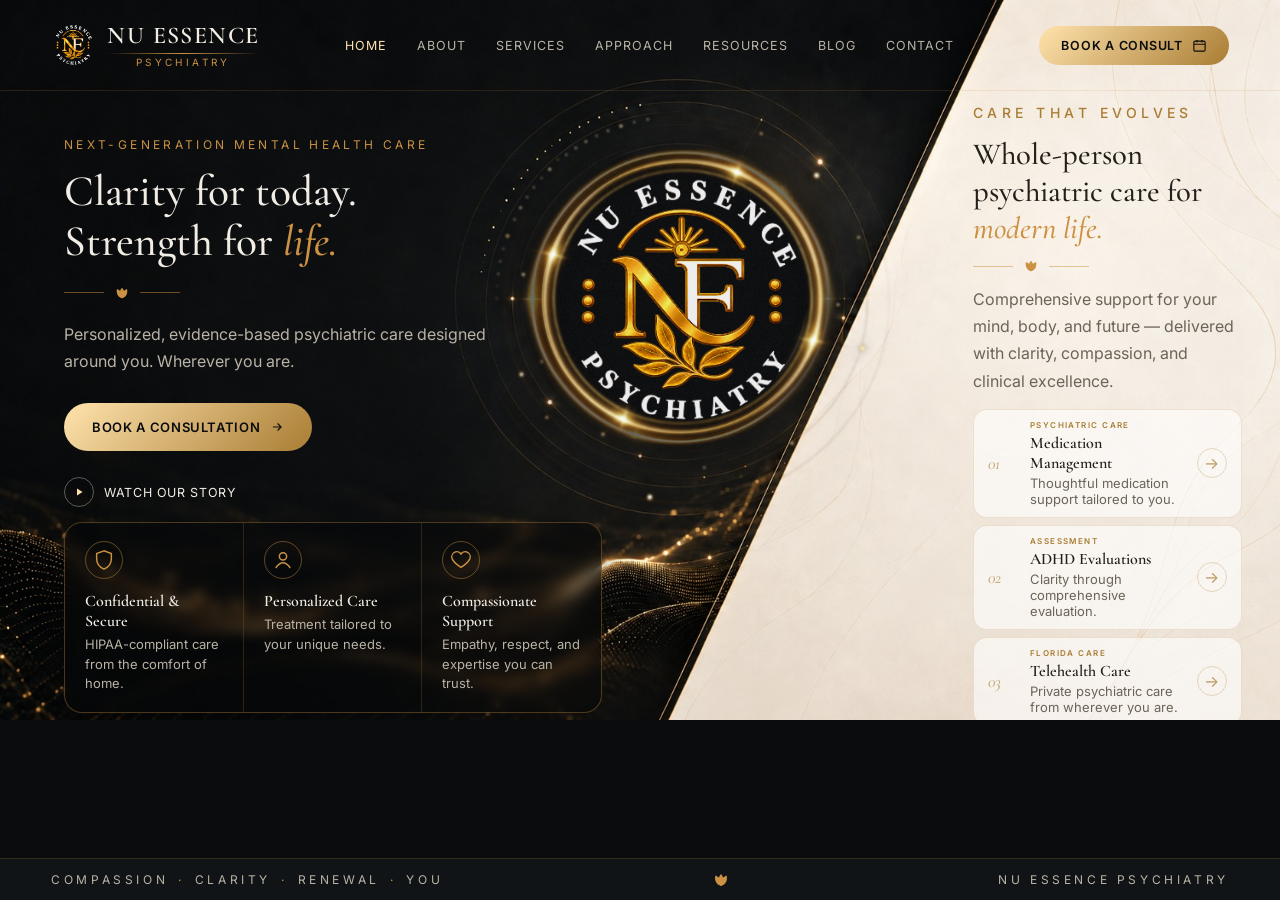
<file: index.html>
<!DOCTYPE html>
<html lang="en">

<style>
  /* MOBILE MENU */

  .mobile-nav {
    display: none;
  }

  @media (max-width: 1024px) {

  .mobile-nav {
    display: none;

    position: fixed;
    top: 76px;
    right: 14px;

    z-index: 99999;

    width: min(270px, calc(100% - 28px));

    padding: 10px;

    background: rgba(11, 12, 14, 0.98);
    border: 1px solid rgba(203, 146, 67, 0.45);
    border-radius: 16px;

    box-shadow: 0 18px 50px rgba(0, 0, 0, 0.65);

    flex-direction: column;
  }
}

    .mobile-nav.is-open {
      display: flex;
    }

    .mobile-nav a {
      display: block;
      padding: 14px 16px;

      color: #f1ede4;

      font-size: 12px;
      letter-spacing: .14em;
      text-transform: uppercase;

      border-bottom: 1px solid rgba(203,146,67,.15);
    }

    .mobile-nav a:last-child {
      border-bottom: none;
    }

    .mobile-nav a.active {
      color: #ffe3ad;
    }


    /* TWINKLES */

    .mobile-twinkle-layer {
      display: block;
      position: absolute;
      inset: 0 auto auto 0;

      width: 100%;
      height: 1100px;

      z-index: 5;
      pointer-events: none;
    }

    .twinkle {
      position: absolute;

      width: 6px;
      height: 6px;

      border-radius: 50%;

      background: #ffd277;

      box-shadow:
        0 0 6px #ffd277,
        0 0 16px rgba(255, 190, 70, .9),
        0 0 28px rgba(255, 160, 30, .6);

      animation: nuTwinkle 4s ease-in-out infinite;
    }

    .t1 { top: 15%; left: 18%; animation-delay: 0s; }
    .t2 { top: 22%; left: 78%; animation-delay: .7s; }
    .t3 { top: 31%; left: 12%; animation-delay: 1.4s; }
    .t4 { top: 40%; left: 68%; animation-delay: 2.1s; }
    .t5 { top: 50%; left: 31%; animation-delay: 2.8s; }
    .t6 { top: 58%; left: 86%; animation-delay: 3.5s; }
    .t7 { top: 67%; left: 17%; animation-delay: 1.1s; }
    .t8 { top: 74%; left: 72%; animation-delay: 2.4s; }

    @keyframes nuTwinkle {
      0%, 70%, 100% {
        opacity: .1;
        transform: scale(.6);
      }

      82% {
        opacity: 1;
        transform: scale(2.2);
      }

      90% {
        opacity: .35;
        transform: scale(1);
      }
    }
  }

  @media (min-width: 1025px) {
    .mobile-twinkle-layer {
      display: none;
    }
  }
</style>


  
<head>
  <meta charset="UTF-8">

  <meta
    name="viewport"
    content="width=device-width, initial-scale=1.0"
  >

  <title>
    Nu Essence Psychiatry — Next-Generation Mental Health Care
  </title>

  <meta
    name="description"
    content="Personalized, evidence-based psychiatric care designed around you. Wherever you are."
  >

  <link
    rel="preconnect"
    href="https://fonts.googleapis.com"
  >

  <link
    rel="preconnect"
    href="https://fonts.gstatic.com"
    crossorigin
  >

  <link
    href="https://fonts.googleapis.com/css2?family=Cormorant+Garamond:ital,wght@0,400;0,500;0,600;1,400&family=Inter:wght@400;500;600&display=swap"
    rel="stylesheet"
  >

  <link
    rel="stylesheet"
    href="styles.css"
  >
</head>


<body class="home-page">

<a
  href="#main"
  class="skip-link"
>
  Skip to content
</a>


<header
  class="hero"
  id="home"
>

 <picture class="hero-bg-picture" aria-hidden="true">

  <source
    media="(max-width: 1024px)"
    srcset="hero-mobile-black-gold.png"
  >

  <img
    src="hero-base-no-ring.jpg"
    alt=""
    class="hero-bg-image"
  >

</picture>

<div class="mobile-twinkle-layer" aria-hidden="true">
  <span class="twinkle t1"></span>
  <span class="twinkle t2"></span>
  <span class="twinkle t3"></span>
  <span class="twinkle t4"></span>
  <span class="twinkle t5"></span>
  <span class="twinkle t6"></span>
  <span class="twinkle t7"></span>
  <span class="twinkle t8"></span>
</div>
  

<!-- ======================================================
     HEADER
     ====================================================== -->

<div class="site-header">

  <!-- BRAND -->

  <a
    class="brand"
    href="index.html"
  >

    <img
      src="ne-monogram-no-ring.png"
      alt="Nu Essence Psychiatry Logo"
      class="brand-logo"
    >

    <div class="brand-text">

      <span class="brand-name">
        Nu Essence
      </span>

      <span
        class="brand-line"
        aria-hidden="true"
      ></span>

      <span class="brand-subtitle">
        Psychiatry
      </span>

    </div>

  </a>


  <!-- PRIMARY NAVIGATION -->

  <nav
    class="desktop-nav"
    aria-label="Primary"
  >

    <a href="index.html" class="active">Home</a>
    <a href="about.html">About</a>
    <a href="services.html">Services</a>
    <a href="approach.html">Approach</a>
    <a href="resources.html">Resources</a>
    <a href="blog.html">Blog</a>
    <a href="contact.html">Contact</a>

  </nav>


  <!-- HEADER ACTIONS -->

  <div class="header-actions">

    <a
      class="gold-button"
      href="booking.html"
    >

      Book a Consult

      <svg
        width="15"
        height="15"
        viewBox="0 0 24 24"
        fill="none"
        stroke="currentColor"
        stroke-width="1.8"
        aria-hidden="true"
      >
        <rect
          x="3"
          y="5"
          width="18"
          height="16"
          rx="2"
        />
        <path d="M3 10h18M8 3v4M16 3v4"/>
      </svg>

    </a>


    <button
  type="button"
  class="nav-toggle"
  aria-label="Open menu"
  aria-expanded="false"
>

      <svg
        width="18"
        height="18"
        viewBox="0 0 24 24"
        fill="none"
        stroke="currentColor"
        stroke-width="2"
        aria-hidden="true"
      >
        <path d="M3 6h18M3 12h18M3 18h18"/>
      </svg>

    </button>

  </div>

</div>


<!-- MOBILE NAVIGATION -->

<nav class="mobile-nav" aria-label="Mobile navigation">

  <a href="index.html" class="active">Home</a>
  <a href="about.html">About</a>
  <a href="services.html">Services</a>
  <a href="approach.html">Approach</a>
  <a href="resources.html">Resources</a>
  <a href="blog.html">Blog</a>
  <a href="contact.html">Contact</a>

</nav>


  <!-- ======================================================
       HERO COPY
       ====================================================== -->

  <div
    class="hero-copy"
    id="main"
  >

    <p class="eyebrow">
      NEXT-GENERATION MENTAL HEALTH CARE
    </p>


    <h1>
      Clarity for today.<br>
      Strength for
      <span class="accent">
        life.
      </span>
    </h1>


    <div
      class="ornament"
      aria-hidden="true"
    >

      <span class="line"></span>


      <svg
        width="16"
        height="16"
        viewBox="0 0 24 24"
        fill="currentColor"
        class="lotus-icon"
      >

        <path
          d="M12 20 C7.5 15 7.5 9 12 4 C16.5 9 16.5 15 12 20 Z"
          transform="rotate(-28 12 20)"
        />

        <path
          d="M12 20 C7.5 15 7.5 9 12 4 C16.5 9 16.5 15 12 20 Z"
        />

        <path
          d="M12 20 C7.5 15 7.5 9 12 4 C16.5 9 16.5 15 12 20 Z"
          transform="rotate(28 12 20)"
        />

      </svg>


      <span class="line"></span>

    </div>


    <p class="description">
      Personalized, evidence-based psychiatric care designed around you.
      Wherever you are.
    </p>


    <div class="hero-ctas">

      <a
        href="booking.html"
        class="btn-primary"
      >

        Book a Consultation

        <svg
          width="14"
          height="14"
          viewBox="0 0 24 24"
          fill="none"
          stroke="currentColor"
          stroke-width="2"
          aria-hidden="true"
        >
          <path d="M5 12h14M13 6l6 6-6 6"/>
        </svg>

      </a>


      <a
        href="#our-story"
        class="how-it-works"
      >

        <span class="play-circle">

          <svg
            width="12"
            height="12"
            viewBox="0 0 24 24"
            fill="currentColor"
            aria-hidden="true"
          >
            <path d="M8 5v14l11-7z"/>
          </svg>

        </span>

        Watch Our Story

      </a>

    </div>

  </div>



  <!-- ======================================================
       LOGO / GLOWING RING
       ====================================================== -->

  <div class="logo-badge">

    <div
      class="ring-shine-cycle"
      aria-hidden="true"
    >

      <div class="ring-shine-layer"></div>
      <div class="ring-shine-layer"></div>

    </div>


    <div class="hero-logo-area">

      <img
        src="ne-monogram-no-ring.png"
    alt="Nu Essence Psychiatry Emblem"
    class="hero-logo"
  >
  
    </div>

</div>


  <!-- ===================== TRUST PANEL ===================== -->

<div class="trust-panel">

  <div class="trust-card">
    <svg
      viewBox="0 0 24 24"
      fill="none"
      stroke="currentColor"
      stroke-width="1.6"
      aria-hidden="true"
    >
      <path d="M12 2 4 5v6c0 5 3.4 9 8 11 4.6-2 8-6 8-11V5l-8-3z"/>
    </svg>

    <h3>Confidential &amp; Secure</h3>
    <p>HIPAA-compliant care from the comfort of home.</p>
  </div>


  <div class="trust-card">
    <svg
      viewBox="0 0 24 24"
      fill="none"
      stroke="currentColor"
      stroke-width="1.6"
      aria-hidden="true"
    >
      <circle cx="12" cy="8" r="4"/>
      <path d="M4 21c1.8-4 6-6 8-6s6.2 2 8 6"/>
    </svg>

    <h3>Personalized Care</h3>
    <p>Treatment tailored to your unique needs.</p>
  </div>


  <div class="trust-card">
    <svg
      viewBox="0 0 24 24"
      fill="none"
      stroke="currentColor"
      stroke-width="1.6"
      aria-hidden="true"
    >
      <path d="M12 20s-7-4.4-9.5-9A5.5 5.5 0 0 1 12 5.5 5.5 5.5 0 0 1 21.5 11c-2.5 4.6-9.5 9-9.5 9z"/>
    </svg>

    <h3>Compassionate Support</h3>
    <p>Empathy, respect, and expertise you can trust.</p>
  </div>

</div>

<!-- ===================== RIGHT PANEL ===================== -->

<aside class="hero-right">

  <div class="right-inner">

    <p class="eyebrow">
      CARE THAT EVOLVES
    </p>

    <h2>
      Whole-person psychiatric care for
      <span class="accent">modern life.</span>
    </h2>

    <div class="ornament" aria-hidden="true">

      <span class="line"></span>

      <svg
        width="16"
        height="16"
        viewBox="0 0 24 24"
        fill="currentColor"
        class="lotus-icon"
      >
        <path
          d="M12 20 C7.5 15 7.5 9 12 4 C16.5 9 16.5 15 12 20 Z"
          transform="rotate(-28 12 20)"
        />

        <path
          d="M12 20 C7.5 15 7.5 9 12 4 C16.5 9 16.5 15 12 20 Z"
        />

        <path
          d="M12 20 C7.5 15 7.5 9 12 4 C16.5 9 16.5 15 12 20 Z"
          transform="rotate(28 12 20)"
        />
      </svg>

      <span class="line"></span>

    </div>

    <p class="description">
      Comprehensive support for your mind, body, and future —
      delivered with clarity, compassion, and clinical excellence.
    </p>

    <div class="service-list">

  <button
    type="button"
    class="service-card service-reveal"
    data-service="medication"
  >
    <span class="service-number">01</span>

    <span class="service-text">
      <span class="service-label">Psychiatric Care</span>
      <h3>Medication Management</h3>
      <p>Thoughtful medication support tailored to you.</p>
    </span>

    <span class="chev-circle" aria-hidden="true">→</span>
  </button>


  <button
    type="button"
    class="service-card service-reveal"
    data-service="adhd"
  >
    <span class="service-number">02</span>

    <span class="service-text">
      <span class="service-label">Assessment</span>
      <h3>ADHD Evaluations</h3>
      <p>Clarity through comprehensive evaluation.</p>
    </span>

    <span class="chev-circle" aria-hidden="true">→</span>
  </button>


  <button
    type="button"
    class="service-card service-reveal"
    data-service="telehealth"
  >
    <span class="service-number">03</span>

    <span class="service-text">
      <span class="service-label">Florida Care</span>
      <h3>Telehealth Care</h3>
      <p>Private psychiatric care from wherever you are.</p>
    </span>

    <span class="chev-circle" aria-hidden="true">→</span>
  </button>


  <button
    type="button"
    class="service-card service-reveal"
    data-service="anxiety"
  >
    <span class="service-number">04</span>

    <span class="service-text">
      <span class="service-label">Whole-Person Care</span>
      <h3>Anxiety &amp; Depression</h3>
      <p>Evidence-based support designed around your life.</p>
    </span>

    <span class="chev-circle" aria-hidden="true">→</span>
  </button>

</div>

    </div>

</aside>


<div
  class="service-modal"
  id="serviceModal"
  aria-hidden="true"
>

  <div class="service-modal-backdrop"></div>

  <div
    class="service-modal-card"
    role="dialog"
    aria-modal="true"
    aria-labelledby="serviceModalTitle"
  >

    <button
      type="button"
      class="service-modal-close"
      aria-label="Close service information"
    >
      ×
    </button>


    <div class="service-modal-image">

      <div class="service-image-overlay"></div>

      <div class="service-image-mark">
        <span id="serviceModalNumber">01</span>
        <span>Nu Essence Psychiatry</span>
      </div>

    </div>


    <div class="service-modal-content">

      <p
        class="service-modal-kicker"
        id="serviceModalKicker"
      >
        Psychiatric Care
      </p>

      <h2 id="serviceModalTitle">
        Medication Management
      </h2>

      <div class="service-modal-line"></div>

      <p
        class="service-modal-intro"
        id="serviceModalIntro"
      ></p>

      <ul
        class="service-modal-list"
        id="serviceModalList"
      ></ul>


      <div class="service-modal-bottom">

        <div class="service-modal-location">
          <span>Available Throughout</span>
          <strong>Florida</strong>
        </div>

        <a
          href="booking.html"
          class="service-modal-book"
        >
          Book a Consultation
          <span aria-hidden="true">→</span>
        </a>

      </div>

    </div>

  </div>

</div>


</header>

<footer class="footer-strip">

  <ul class="footer-tagline">
    <li>Compassion</li>
    <li aria-hidden="true">&middot;</li>
    <li>Clarity</li>
    <li aria-hidden="true">&middot;</li>
    <li>Renewal</li>
    <li aria-hidden="true">&middot;</li>
    <li>You</li>
  </ul>

  <svg
    class="footer-lotus"
    width="18"
    height="18"
    viewBox="0 0 24 24"
    fill="currentColor"
    aria-hidden="true"
  >
    <path
      d="M12 20 C7.5 15 7.5 9 12 4 C16.5 9 16.5 15 12 20 Z"
      transform="rotate(-28 12 20)"
    />
    <path
      d="M12 20 C7.5 15 7.5 9 12 4 C16.5 9 16.5 15 12 20 Z"
    />
    <path
      d="M12 20 C7.5 15 7.5 9 12 4 C16.5 9 16.5 15 12 20 Z"
      transform="rotate(28 12 20)"
    />
  </svg>

  <p class="footer-brand">
    Nu Essence Psychiatry
  </p>

</footer>


<script src="hero-ring-cycle.js"></script>
<script src="script.js"></script>

<script>
document.addEventListener("DOMContentLoaded", function () {

  const toggle = document.querySelector(".nav-toggle");
  const mobileNav = document.querySelector(".mobile-nav");

  if (!toggle || !mobileNav) {
    console.log("Hamburger elements not found");
    return;
  }

  mobileNav.style.display = "none";

  toggle.addEventListener("click", function (event) {
    event.preventDefault();
    event.stopPropagation();

    const isOpen = mobileNav.style.display === "flex";

    if (isOpen) {
      mobileNav.style.display = "none";
      toggle.setAttribute("aria-expanded", "false");
    } else {
      mobileNav.style.display = "flex";
      mobileNav.style.flexDirection = "column";
      toggle.setAttribute("aria-expanded", "true");
    }
  });

  document.addEventListener("click", function (event) {

    if (
      !mobileNav.contains(event.target) &&
      !toggle.contains(event.target)
    ) {
      mobileNav.style.display = "none";
      toggle.setAttribute("aria-expanded", "false");
    }

  });

});
</script>
  
</body>
</html>
</file>
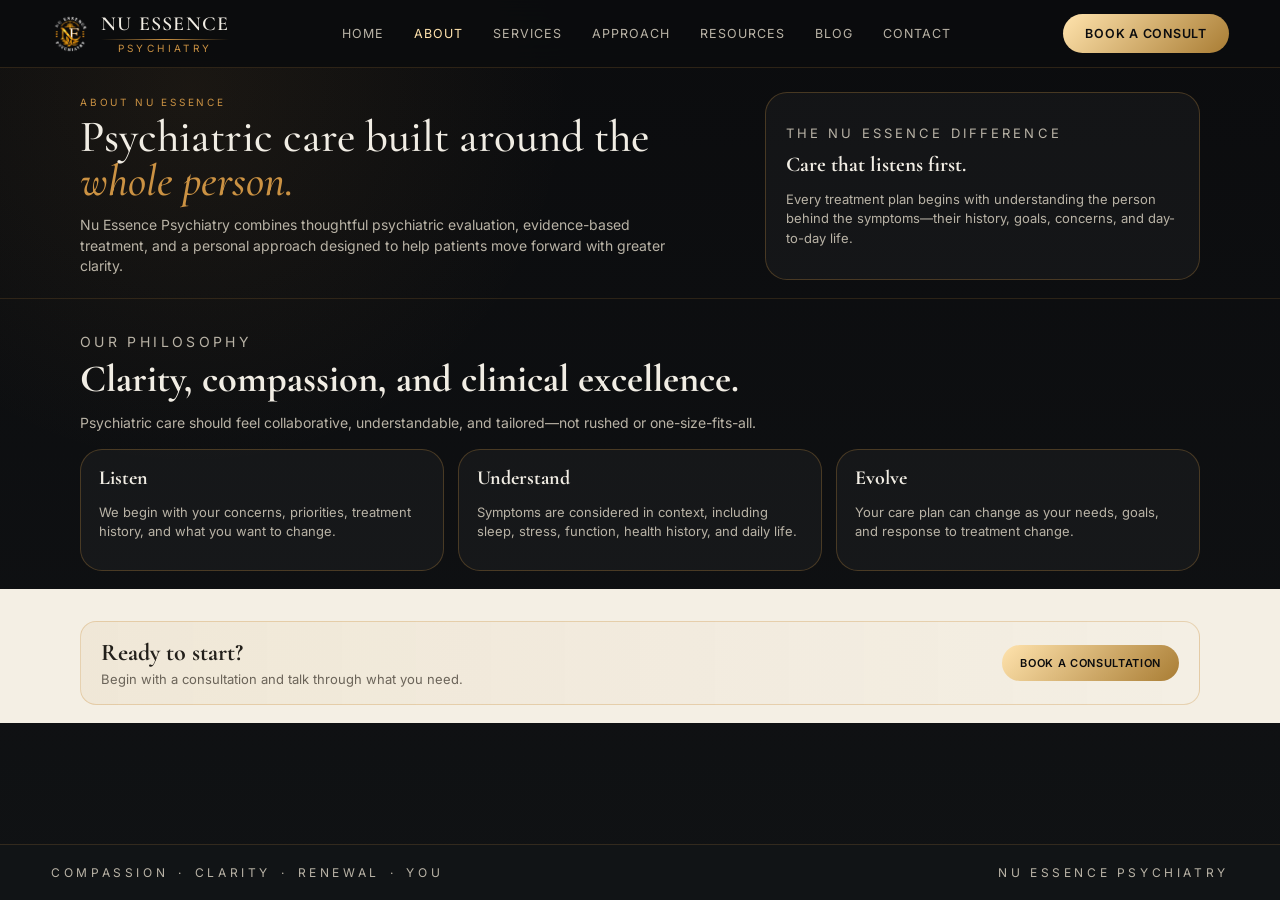
<file: about.html>
<!DOCTYPE html><html lang="en"><head><meta charset="UTF-8"><meta name="viewport" content="width=device-width,initial-scale=1.0"><title>About | Nu Essence Psychiatry</title><meta name="description" content="About Nu Essence Psychiatry."><link rel="preconnect" href="https://fonts.googleapis.com"><link rel="preconnect" href="https://fonts.gstatic.com" crossorigin><link href="https://fonts.googleapis.com/css2?family=Cormorant+Garamond:ital,wght@0,400;0,500;0,600;1,400&family=Inter:wght@400;500;600&display=swap" rel="stylesheet"><link rel="stylesheet" href="styles.css"><link rel="stylesheet" href="pages.css"></head><body class="inner-page"><header class="inner-header"><a class="brand" href="index.html"><img src="ne-monogram-no-ring.png" alt="Nu Essence Psychiatry Logo" class="brand-logo"><div class="brand-text"><span class="brand-name">Nu Essence</span><span class="brand-line"></span><span class="brand-subtitle">Psychiatry</span></div></a><nav class="desktop-nav" aria-label="Primary"><a href="index.html">Home</a><a href="about.html" class="active">About</a><a href="services.html">Services</a><a href="approach.html">Approach</a><a href="resources.html">Resources</a><a href="blog.html">Blog</a><a href="contact.html">Contact</a></nav><a class="gold-button" href="booking.html">Book a Consult</a></header><main><section class="page-hero"><div class="inner-shell page-hero-grid"><div><p class="eyebrow">ABOUT NU ESSENCE</p><h1>Psychiatric care built around the <span class="accent">whole person.</span></h1><p class="description">Nu Essence Psychiatry combines thoughtful psychiatric evaluation, evidence-based treatment, and a personal approach designed to help patients move forward with greater clarity.</p></div><div class="page-hero-card"><p class="gold-kicker">THE NU ESSENCE DIFFERENCE</p><h3>Care that listens first.</h3><p>Every treatment plan begins with understanding the person behind the symptoms—their history, goals, concerns, and day-to-day life.</p></div></div></section><section class="section"><div class="inner-shell"><div class="section-header"><p class="gold-kicker">OUR PHILOSOPHY</p><h2>Clarity, compassion, and clinical excellence.</h2><p>Psychiatric care should feel collaborative, understandable, and tailored—not rushed or one-size-fits-all.</p></div><div class="info-grid"><article class="info-card"><h3>Listen</h3><p>We begin with your concerns, priorities, treatment history, and what you want to change.</p></article><article class="info-card"><h3>Understand</h3><p>Symptoms are considered in context, including sleep, stress, function, health history, and daily life.</p></article><article class="info-card"><h3>Evolve</h3><p>Your care plan can change as your needs, goals, and response to treatment change.</p></article></div></div></section><section class="section ivory"><div class="inner-shell"><div class="cta-band"><div><h3>Ready to start?</h3><p>Begin with a consultation and talk through what you need.</p></div><a href="booking.html" class="gold-button">Book a Consultation</a></div></div></section></main><footer class="footer-strip"><ul class="footer-tagline"><li>Compassion</li><li>·</li><li>Clarity</li><li>·</li><li>Renewal</li><li>·</li><li>You</li></ul><p class="footer-brand">Nu Essence Psychiatry</p></footer></body></html>
</file>
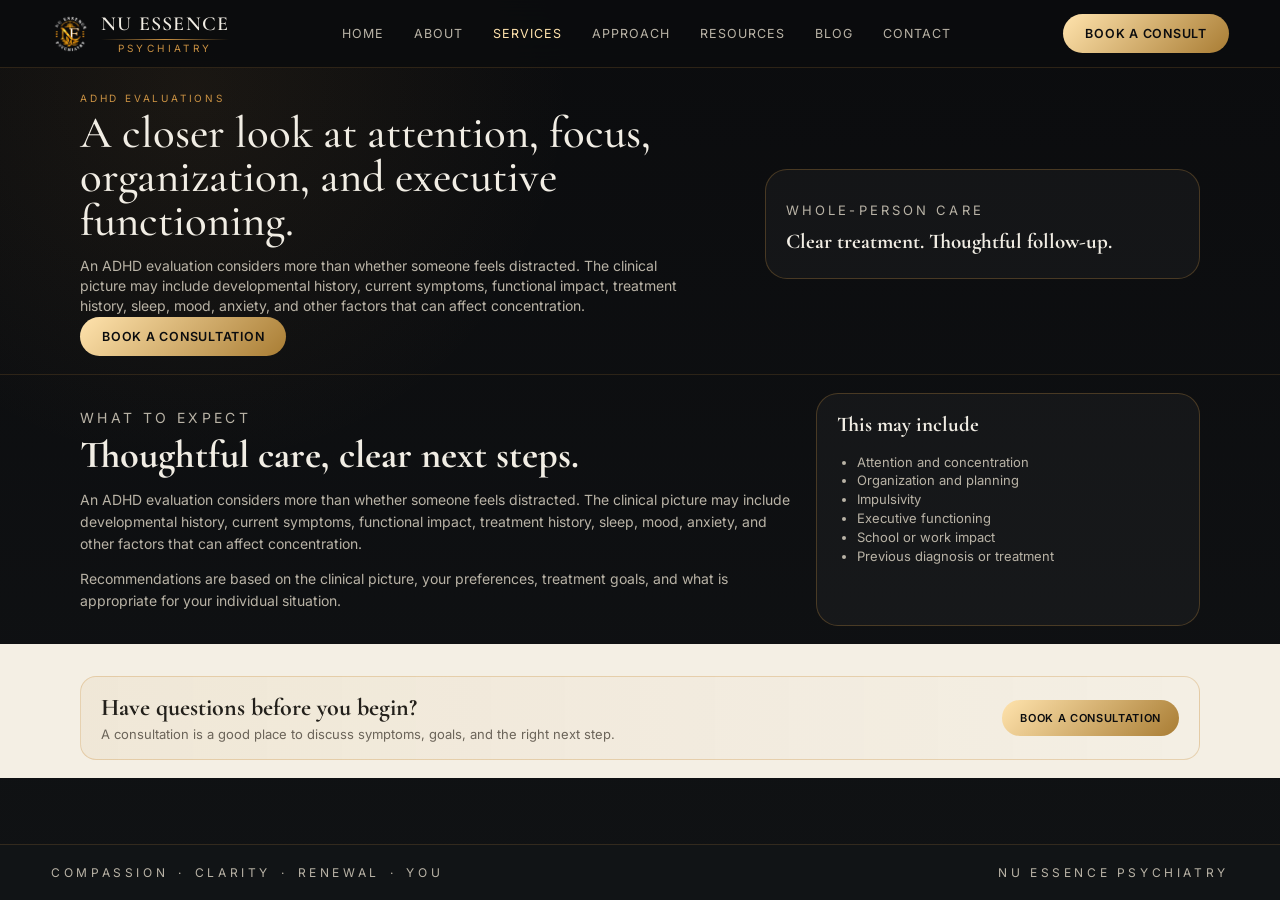
<file: adhd.html>
<!DOCTYPE html><html lang="en"><head><meta charset="UTF-8"><meta name="viewport" content="width=device-width,initial-scale=1.0"><title>ADHD Evaluations | Nu Essence Psychiatry</title><meta name="description" content="An ADHD evaluation considers more than whether someone feels distracted. The clinical picture may include developmental history, current symptoms, functional impact, treatment history, sleep, mood, anxiety, and other factors that can affect concentration."><link rel="preconnect" href="https://fonts.googleapis.com"><link rel="preconnect" href="https://fonts.gstatic.com" crossorigin><link href="https://fonts.googleapis.com/css2?family=Cormorant+Garamond:ital,wght@0,400;0,500;0,600;1,400&family=Inter:wght@400;500;600&display=swap" rel="stylesheet"><link rel="stylesheet" href="../styles.css"><link rel="stylesheet" href="../pages.css"></head><body class="inner-page"><header class="inner-header"><a class="brand" href="../index.html"><img src="../ne-monogram-no-ring.png" alt="Nu Essence Psychiatry Logo" class="brand-logo"><div class="brand-text"><span class="brand-name">Nu Essence</span><span class="brand-line"></span><span class="brand-subtitle">Psychiatry</span></div></a><nav class="desktop-nav" aria-label="Primary"><a href="../index.html">Home</a><a href="../about.html">About</a><a href="../services.html" class="active">Services</a><a href="../approach.html">Approach</a><a href="../resources.html">Resources</a><a href="../blog.html">Blog</a><a href="../contact.html">Contact</a></nav><a class="gold-button" href="../booking.html">Book a Consult</a></header><main><section class="page-hero"><div class="inner-shell page-hero-grid"><div><p class="eyebrow">ADHD EVALUATIONS</p><h1>A closer look at attention, focus, organization, and executive functioning.</h1><p class="description">An ADHD evaluation considers more than whether someone feels distracted. The clinical picture may include developmental history, current symptoms, functional impact, treatment history, sleep, mood, anxiety, and other factors that can affect concentration.</p><a href="../booking.html" class="gold-button">Book a Consultation</a></div><div class="page-hero-card"><p class="gold-kicker">WHOLE-PERSON CARE</p><h3>Clear treatment. Thoughtful follow-up.</h3></div></div></section><section class="section"><div class="inner-shell service-detail-layout"><div class="service-detail-copy"><p class="gold-kicker">WHAT TO EXPECT</p><h2>Thoughtful care, clear next steps.</h2><p>An ADHD evaluation considers more than whether someone feels distracted. The clinical picture may include developmental history, current symptoms, functional impact, treatment history, sleep, mood, anxiety, and other factors that can affect concentration.</p><p>Recommendations are based on the clinical picture, your preferences, treatment goals, and what is appropriate for your individual situation.</p></div><aside class="service-detail-sidebar"><h3>This may include</h3><ul><li>Attention and concentration</li><li>Organization and planning</li><li>Impulsivity</li><li>Executive functioning</li><li>School or work impact</li><li>Previous diagnosis or treatment</li></ul></aside></div></section><section class="section ivory"><div class="inner-shell"><div class="cta-band"><div><h3>Have questions before you begin?</h3><p>A consultation is a good place to discuss symptoms, goals, and the right next step.</p></div><a href="../booking.html" class="gold-button">Book a Consultation</a></div></div></section></main><footer class="footer-strip"><ul class="footer-tagline"><li>Compassion</li><li>·</li><li>Clarity</li><li>·</li><li>Renewal</li><li>·</li><li>You</li></ul><p class="footer-brand">Nu Essence Psychiatry</p></footer></body></html>
</file>
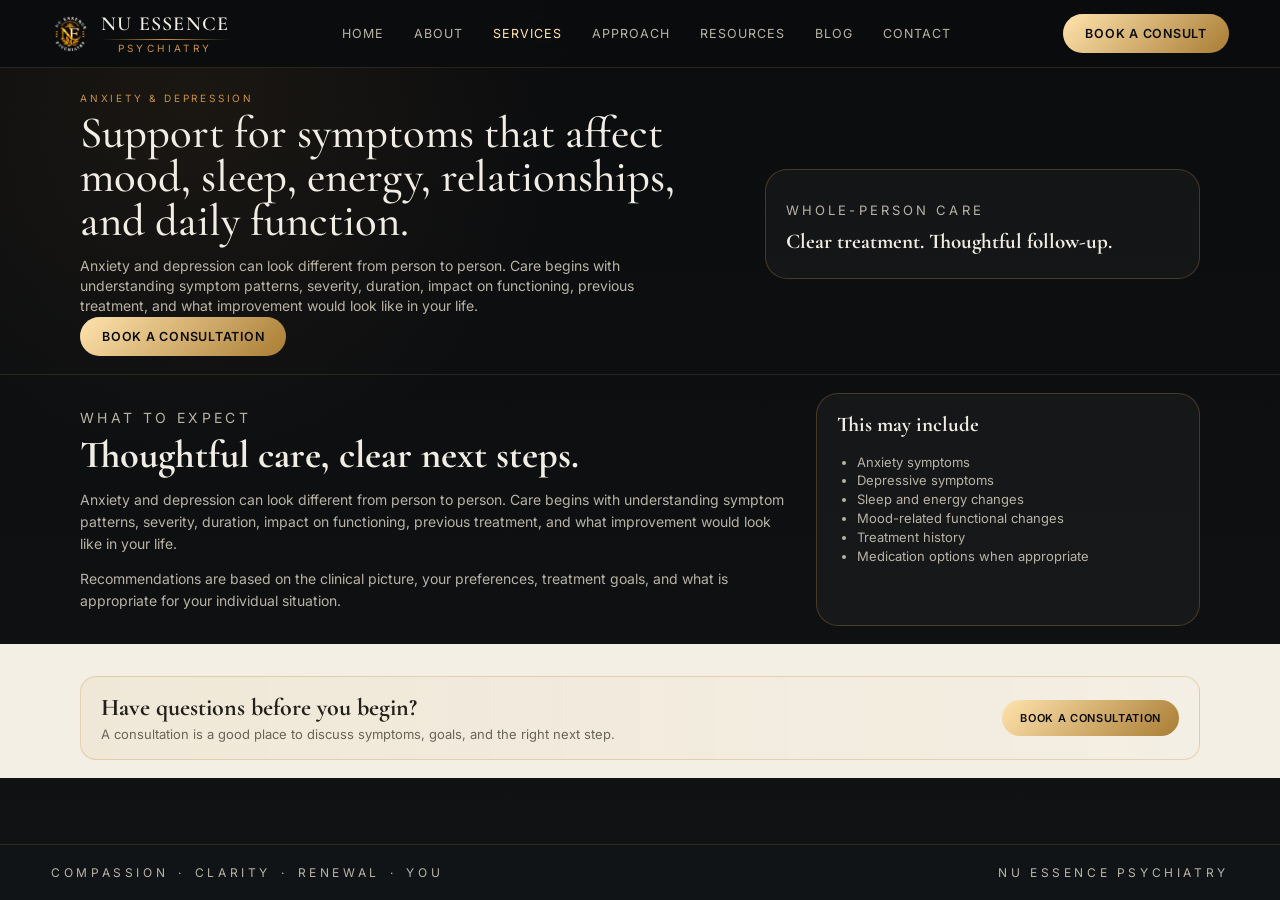
<file: anxiety-depression.html>
<!DOCTYPE html><html lang="en"><head><meta charset="UTF-8"><meta name="viewport" content="width=device-width,initial-scale=1.0"><title>Anxiety & Depression Care | Nu Essence Psychiatry</title><meta name="description" content="Anxiety and depression can look different from person to person. Care begins with understanding symptom patterns, severity, duration, impact on functioning, previous treatment, and what improvement would look like in your life."><link rel="preconnect" href="https://fonts.googleapis.com"><link rel="preconnect" href="https://fonts.gstatic.com" crossorigin><link href="https://fonts.googleapis.com/css2?family=Cormorant+Garamond:ital,wght@0,400;0,500;0,600;1,400&family=Inter:wght@400;500;600&display=swap" rel="stylesheet"><link rel="stylesheet" href="../styles.css"><link rel="stylesheet" href="../pages.css"></head><body class="inner-page"><header class="inner-header"><a class="brand" href="../index.html"><img src="../ne-monogram-no-ring.png" alt="Nu Essence Psychiatry Logo" class="brand-logo"><div class="brand-text"><span class="brand-name">Nu Essence</span><span class="brand-line"></span><span class="brand-subtitle">Psychiatry</span></div></a><nav class="desktop-nav" aria-label="Primary"><a href="../index.html">Home</a><a href="../about.html">About</a><a href="../services.html" class="active">Services</a><a href="../approach.html">Approach</a><a href="../resources.html">Resources</a><a href="../blog.html">Blog</a><a href="../contact.html">Contact</a></nav><a class="gold-button" href="../booking.html">Book a Consult</a></header><main><section class="page-hero"><div class="inner-shell page-hero-grid"><div><p class="eyebrow">ANXIETY & DEPRESSION</p><h1>Support for symptoms that affect mood, sleep, energy, relationships, and daily function.</h1><p class="description">Anxiety and depression can look different from person to person. Care begins with understanding symptom patterns, severity, duration, impact on functioning, previous treatment, and what improvement would look like in your life.</p><a href="../booking.html" class="gold-button">Book a Consultation</a></div><div class="page-hero-card"><p class="gold-kicker">WHOLE-PERSON CARE</p><h3>Clear treatment. Thoughtful follow-up.</h3></div></div></section><section class="section"><div class="inner-shell service-detail-layout"><div class="service-detail-copy"><p class="gold-kicker">WHAT TO EXPECT</p><h2>Thoughtful care, clear next steps.</h2><p>Anxiety and depression can look different from person to person. Care begins with understanding symptom patterns, severity, duration, impact on functioning, previous treatment, and what improvement would look like in your life.</p><p>Recommendations are based on the clinical picture, your preferences, treatment goals, and what is appropriate for your individual situation.</p></div><aside class="service-detail-sidebar"><h3>This may include</h3><ul><li>Anxiety symptoms</li><li>Depressive symptoms</li><li>Sleep and energy changes</li><li>Mood-related functional changes</li><li>Treatment history</li><li>Medication options when appropriate</li></ul></aside></div></section><section class="section ivory"><div class="inner-shell"><div class="cta-band"><div><h3>Have questions before you begin?</h3><p>A consultation is a good place to discuss symptoms, goals, and the right next step.</p></div><a href="../booking.html" class="gold-button">Book a Consultation</a></div></div></section></main><footer class="footer-strip"><ul class="footer-tagline"><li>Compassion</li><li>·</li><li>Clarity</li><li>·</li><li>Renewal</li><li>·</li><li>You</li></ul><p class="footer-brand">Nu Essence Psychiatry</p></footer></body></html>
</file>
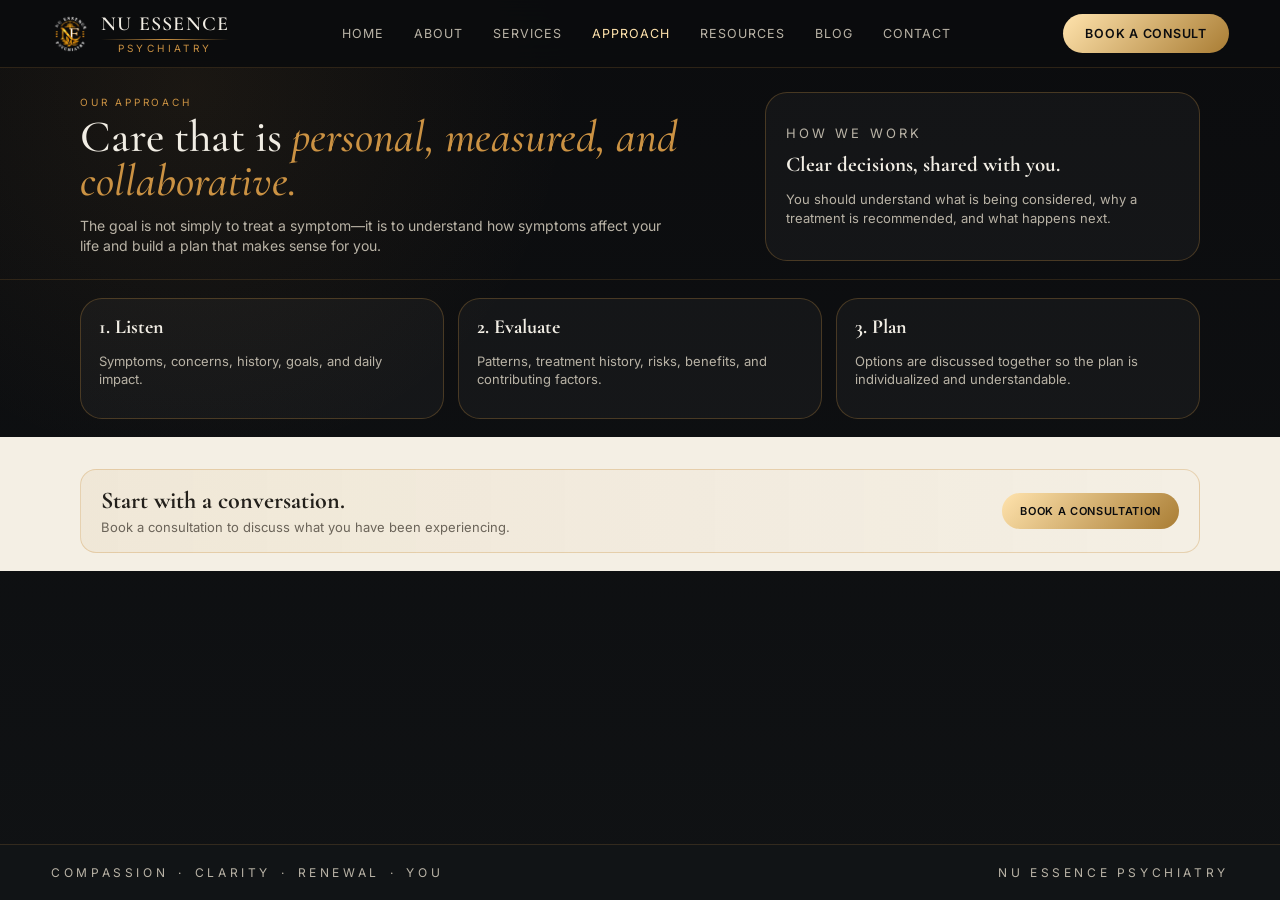
<file: approach.html>
<!DOCTYPE html><html lang="en"><head><meta charset="UTF-8"><meta name="viewport" content="width=device-width,initial-scale=1.0"><title>Approach | Nu Essence Psychiatry</title><meta name="description" content="Nu Essence Psychiatry treatment approach."><link rel="preconnect" href="https://fonts.googleapis.com"><link rel="preconnect" href="https://fonts.gstatic.com" crossorigin><link href="https://fonts.googleapis.com/css2?family=Cormorant+Garamond:ital,wght@0,400;0,500;0,600;1,400&family=Inter:wght@400;500;600&display=swap" rel="stylesheet"><link rel="stylesheet" href="styles.css"><link rel="stylesheet" href="pages.css"></head><body class="inner-page"><header class="inner-header"><a class="brand" href="index.html"><img src="ne-monogram-no-ring.png" alt="Nu Essence Psychiatry Logo" class="brand-logo"><div class="brand-text"><span class="brand-name">Nu Essence</span><span class="brand-line"></span><span class="brand-subtitle">Psychiatry</span></div></a><nav class="desktop-nav" aria-label="Primary"><a href="index.html">Home</a><a href="about.html">About</a><a href="services.html">Services</a><a href="approach.html" class="active">Approach</a><a href="resources.html">Resources</a><a href="blog.html">Blog</a><a href="contact.html">Contact</a></nav><a class="gold-button" href="booking.html">Book a Consult</a></header><main><section class="page-hero"><div class="inner-shell page-hero-grid"><div><p class="eyebrow">OUR APPROACH</p><h1>Care that is <span class="accent">personal, measured, and collaborative.</span></h1><p class="description">The goal is not simply to treat a symptom—it is to understand how symptoms affect your life and build a plan that makes sense for you.</p></div><div class="page-hero-card"><p class="gold-kicker">HOW WE WORK</p><h3>Clear decisions, shared with you.</h3><p>You should understand what is being considered, why a treatment is recommended, and what happens next.</p></div></div></section><section class="section"><div class="inner-shell"><div class="info-grid"><article class="info-card"><h3>1. Listen</h3><p>Symptoms, concerns, history, goals, and daily impact.</p></article><article class="info-card"><h3>2. Evaluate</h3><p>Patterns, treatment history, risks, benefits, and contributing factors.</p></article><article class="info-card"><h3>3. Plan</h3><p>Options are discussed together so the plan is individualized and understandable.</p></article></div></div></section><section class="section ivory"><div class="inner-shell"><div class="cta-band"><div><h3>Start with a conversation.</h3><p>Book a consultation to discuss what you have been experiencing.</p></div><a href="booking.html" class="gold-button">Book a Consultation</a></div></div></section></main><footer class="footer-strip"><ul class="footer-tagline"><li>Compassion</li><li>·</li><li>Clarity</li><li>·</li><li>Renewal</li><li>·</li><li>You</li></ul><p class="footer-brand">Nu Essence Psychiatry</p></footer></body></html>
</file>
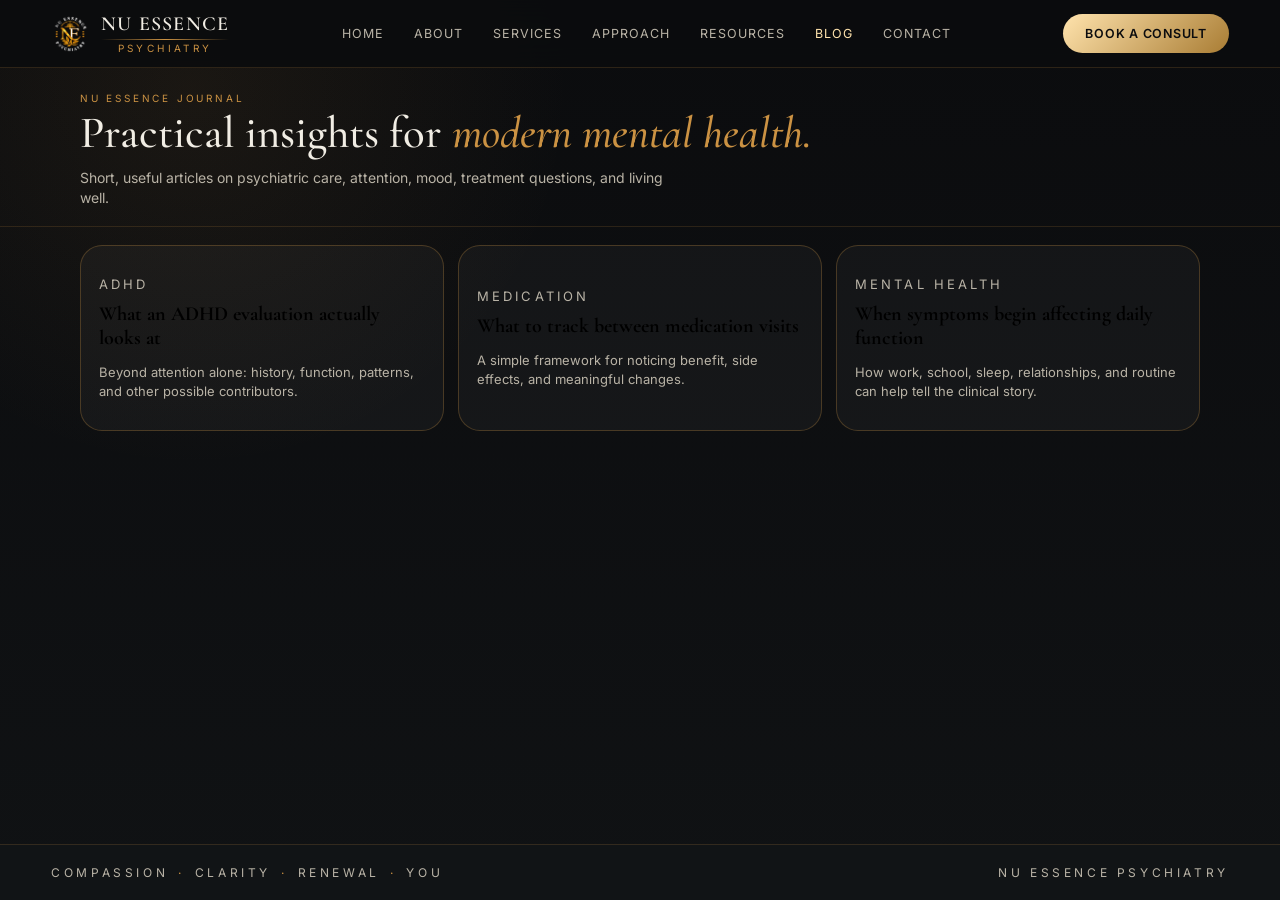
<file: blog.html>
<!DOCTYPE html>
<html lang="en">

<head>
  <meta charset="UTF-8">

  <meta
    name="viewport"
    content="width=device-width, initial-scale=1.0"
  >

  <title>
    Blog | Nu Essence Psychiatry
  </title>

  <meta
    name="description"
    content="Practical mental health articles from Nu Essence Psychiatry covering ADHD, medication management, mood, and psychiatric care."
  >

  <link
    rel="preconnect"
    href="https://fonts.googleapis.com"
  >

  <link
    rel="preconnect"
    href="https://fonts.gstatic.com"
    crossorigin
  >

  <link
    href="https://fonts.googleapis.com/css2?family=Cormorant+Garamond:ital,wght@0,400;0,500;0,600;1,400&family=Inter:wght@400;500;600&display=swap"
    rel="stylesheet"
  >

  <link
    rel="stylesheet"
    href="styles.css"
  >

  <link
    rel="stylesheet"
    href="pages.css"
  >
</head>


<body class="inner-page">

  <!-- ======================================================
       HEADER
       ====================================================== -->

  <header class="inner-header">

    <a
      class="brand"
      href="index.html"
    >

      <img
        src="ne-monogram-no-ring.png"
        alt="Nu Essence Psychiatry Logo"
        class="brand-logo"
      >

      <div class="brand-text">

        <span class="brand-name">
          Nu Essence
        </span>

        <span
          class="brand-line"
          aria-hidden="true"
        ></span>

        <span class="brand-subtitle">
          Psychiatry
        </span>

      </div>

    </a>


    <nav
      class="desktop-nav"
      aria-label="Primary"
    >

      <a href="index.html">
        Home
      </a>

      <a href="about.html">
        About
      </a>

      <a href="services.html">
        Services
      </a>

      <a href="approach.html">
        Approach
      </a>

      <a href="resources.html">
        Resources
      </a>

      <a
        href="blog.html"
        class="active"
      >
        Blog
      </a>

      <a href="contact.html">
        Contact
      </a>

    </nav>


    <a
      class="gold-button"
      href="booking.html"
    >
      Book a Consult
    </a>

  </header>


  <!-- ======================================================
       MAIN
       ====================================================== -->

  <main>

    <!-- JOURNAL HERO -->

    <section class="page-hero">

      <div class="inner-shell">

        <p class="eyebrow">
          NU ESSENCE JOURNAL
        </p>

        <h1>
          Practical insights for
          <span class="accent">
            modern mental health.
          </span>
        </h1>

        <p class="description">
          Short, useful articles on psychiatric care,
          attention, mood, treatment questions, and living well.
        </p>

      </div>

    </section>


    <!-- ARTICLE CARDS -->

    <section class="section">

      <div class="inner-shell">

        <div class="card-grid">

          <!-- ADHD ARTICLE -->

          <button
            type="button"
            class="content-card blog-reveal"
            data-article="adhd-evaluation"
          >

            <p class="gold-kicker">
              ADHD
            </p>

            <h3>
              What an ADHD evaluation actually looks at
            </h3>

            <p>
              Beyond attention alone: history, function,
              patterns, and other possible contributors.
            </p>

          </button>


          <!-- MEDICATION ARTICLE -->

          <button
            type="button"
            class="content-card blog-reveal"
            data-article="medication-tracking"
          >

            <p class="gold-kicker">
              MEDICATION
            </p>

            <h3>
              What to track between medication visits
            </h3>

            <p>
              A simple framework for noticing benefit,
              side effects, and meaningful changes.
            </p>

          </button>


          <!-- MENTAL HEALTH ARTICLE -->

          <button
            type="button"
            class="content-card blog-reveal"
            data-article="daily-function"
          >

            <p class="gold-kicker">
              MENTAL HEALTH
            </p>

            <h3>
              When symptoms begin affecting daily function
            </h3>

            <p>
              How work, school, sleep, relationships,
              and routine can help tell the clinical story.
            </p>

          </button>

        </div>

      </div>

    </section>

  </main>


  <!-- ======================================================
       BLOG ARTICLE MODAL
       ====================================================== -->

  <div
    class="blog-modal"
    id="blogModal"
    aria-hidden="true"
  >

    <div class="blog-modal-backdrop"></div>

    <article
      class="blog-modal-card"
      role="dialog"
      aria-modal="true"
      aria-labelledby="blogModalTitle"
    >

      <button
        type="button"
        class="blog-modal-close"
        aria-label="Close article"
      >
        ×
      </button>


      <div class="blog-modal-content">

        <p
          class="blog-modal-category"
          id="blogModalCategory"
        >
          ADHD
        </p>

        <h2 id="blogModalTitle">
          What an ADHD evaluation actually looks at
        </h2>

        <div class="blog-modal-line"></div>

        <p
          class="blog-modal-lead"
          id="blogModalLead"
        ></p>

        <div
          class="blog-modal-body"
          id="blogModalBody"
        ></div>


        <div class="blog-modal-footer">

          <span>
            Nu Essence Journal
          </span>

          <a
            href="booking.html"
            class="blog-modal-book"
          >
            Book a Consultation
            <span aria-hidden="true">→</span>
          </a>

        </div>

      </div>

    </article>

  </div>


  <!-- ======================================================
       FOOTER
       ====================================================== -->

  <footer class="footer-strip">

    <ul class="footer-tagline">

      <li>Compassion</li>
      <li aria-hidden="true">·</li>
      <li>Clarity</li>
      <li aria-hidden="true">·</li>
      <li>Renewal</li>
      <li aria-hidden="true">·</li>
      <li>You</li>

    </ul>

    <p class="footer-brand">
      Nu Essence Psychiatry
    </p>

  </footer>


  <script src="script.js"></script>

</body>
</html>
</file>
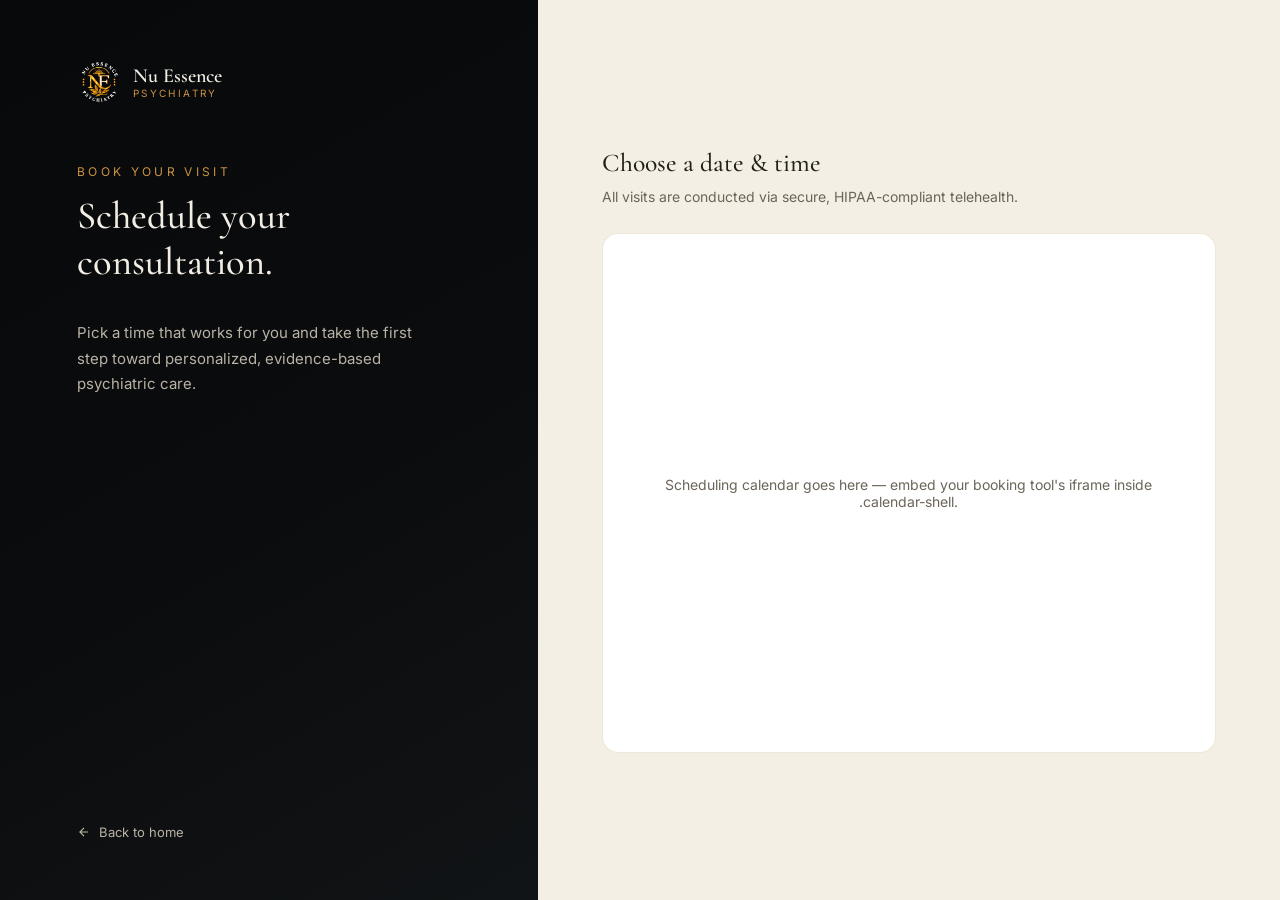
<file: booking.html>
<!DOCTYPE html>
<html lang="en">
<head>
<meta charset="UTF-8">
<meta name="viewport" content="width=device-width, initial-scale=1.0">
<title>Book a Consultation — Nu Essence Psychiatry</title>
<meta name="description" content="Schedule your consultation with Nu Essence Psychiatry.">
<link rel="preconnect" href="https://fonts.googleapis.com">
<link rel="preconnect" href="https://fonts.gstatic.com" crossorigin>
<link href="https://fonts.googleapis.com/css2?family=Cormorant+Garamond:ital,wght@0,400;0,500;0,600;1,400&family=Inter:wght@400;500;600&display=swap" rel="stylesheet">
<style>
  :root {
    --nu-black: #0b0c0e;
    --nu-ivory: #f4efe4;
    --gold: #cb9243;
    --gold-bright: #ffe3ad;
    --gold-deep: #a97d34;
    --text-light: #f1ede4;
    --text-muted-light: #b9b3a6;
    --text-dark: #23201b;
    --text-muted-dark: #6b6459;
  }
  * { box-sizing: border-box; }
  body {
    margin: 0;
    font-family: 'Inter', -apple-system, BlinkMacSystemFont, sans-serif;
    -webkit-font-smoothing: antialiased;
  }
  a { color: inherit; text-decoration: none; }

  .booking {
    display: grid;
    grid-template-columns: 42% 58%;
    min-height: 100vh;
  }

  .booking-left {
    background: linear-gradient(150deg, #07090b 0%, #0b0c0e 55%, #111416 100%);
    color: var(--text-light);
    padding: 60px 6vw;
    display: flex;
    flex-direction: column;
    justify-content: center;
    position: relative;
  }

  .booking-left .brand {
    display: flex;
    align-items: center;
    gap: 12px;
    margin-bottom: 60px;
  }
  .booking-left .brand img {
    width: 44px;
    height: 44px;
    object-fit: contain;
    border-radius: 50%;
  }
  .booking-left .brand-text {
    display: flex;
    flex-direction: column;
    line-height: 1.15;
  }
  .booking-left .brand-name {
    font-family: 'Cormorant Garamond', serif;
    font-size: 20px;
    font-weight: 600;
  }
  .booking-left .brand-subtitle {
    font-size: 10px;
    letter-spacing: 0.24em;
    color: var(--gold);
    text-transform: uppercase;
  }

  .booking-left .eyebrow {
    font-size: 12px;
    letter-spacing: 0.28em;
    color: var(--gold);
    text-transform: uppercase;
    margin: 0 0 14px;
  }

  .booking-left h1 {
    font-family: 'Cormorant Garamond', serif;
    font-weight: 500;
    font-size: clamp(30px, 3vw, 42px);
    line-height: 1.2;
    margin: 0 0 20px;
  }

  .booking-left p.lede {
    font-size: 15px;
    line-height: 1.7;
    color: var(--text-muted-light);
    max-width: 40ch;
  }

  .booking-left .back-link {
    margin-top: auto;
    padding-top: 40px;
    font-size: 13px;
    color: var(--text-muted-light);
    display: inline-flex;
    align-items: center;
    gap: 8px;
  }
  .booking-left .back-link:hover { color: var(--gold-bright); }

  .booking-right {
    background: var(--nu-ivory);
    padding: 60px 5vw;
    display: flex;
    flex-direction: column;
    justify-content: center;
  }

  .booking-right h2 {
    font-family: 'Cormorant Garamond', serif;
    font-weight: 500;
    font-size: clamp(22px, 2vw, 28px);
    color: var(--text-dark);
    margin: 0 0 10px;
  }
  .booking-right p {
    color: var(--text-muted-dark);
    font-size: 14px;
    margin: 0 0 28px;
  }

  .calendar-shell {
    background: #fff;
    border: 1px solid rgba(169, 125, 52, 0.18);
    border-radius: 16px;
    min-height: 520px;
    display: flex;
    align-items: center;
    justify-content: center;
    color: var(--text-muted-dark);
    font-size: 14px;
    text-align: center;
    padding: 40px;
  }
  /* Replace this placeholder with an embedded scheduling iframe, e.g.:
     <iframe src="https://your-scheduling-tool.com/embed" style="width:100%;height:100%;border:0;"></iframe>
  */

  @media (max-width: 900px) {
    .booking { grid-template-columns: 1fr; }
    .booking-left { padding: 50px 6vw; }
  }
</style>
</head>
<body>
  <div class="booking">
    <div class="booking-left">
      <a class="brand" href="index.html">
        <img src="ne-monogram-no-ring.png" alt="Nu Essence Psychiatry Logo" />
        <div class="brand-text">
          <span class="brand-name">Nu Essence</span>
          <span class="brand-subtitle">Psychiatry</span>
        </div>
      </a>

      <p class="eyebrow">BOOK YOUR VISIT</p>
      <h1>Schedule your consultation.</h1>
      <p class="lede">Pick a time that works for you and take the first step toward personalized, evidence-based psychiatric care.</p>

      <a class="back-link" href="index.html">
        <svg width="14" height="14" viewBox="0 0 24 24" fill="none" stroke="currentColor" stroke-width="2"><path d="M19 12H5M12 19l-7-7 7-7"/></svg>
        Back to home
      </a>
    </div>

    <div class="booking-right">
      <h2>Choose a date &amp; time</h2>
      <p>All visits are conducted via secure, HIPAA-compliant telehealth.</p>
      <div class="calendar-shell">
        Scheduling calendar goes here — embed your booking tool's iframe inside .calendar-shell.
      </div>
    </div>
  </div>
</body>
</html>
</file>
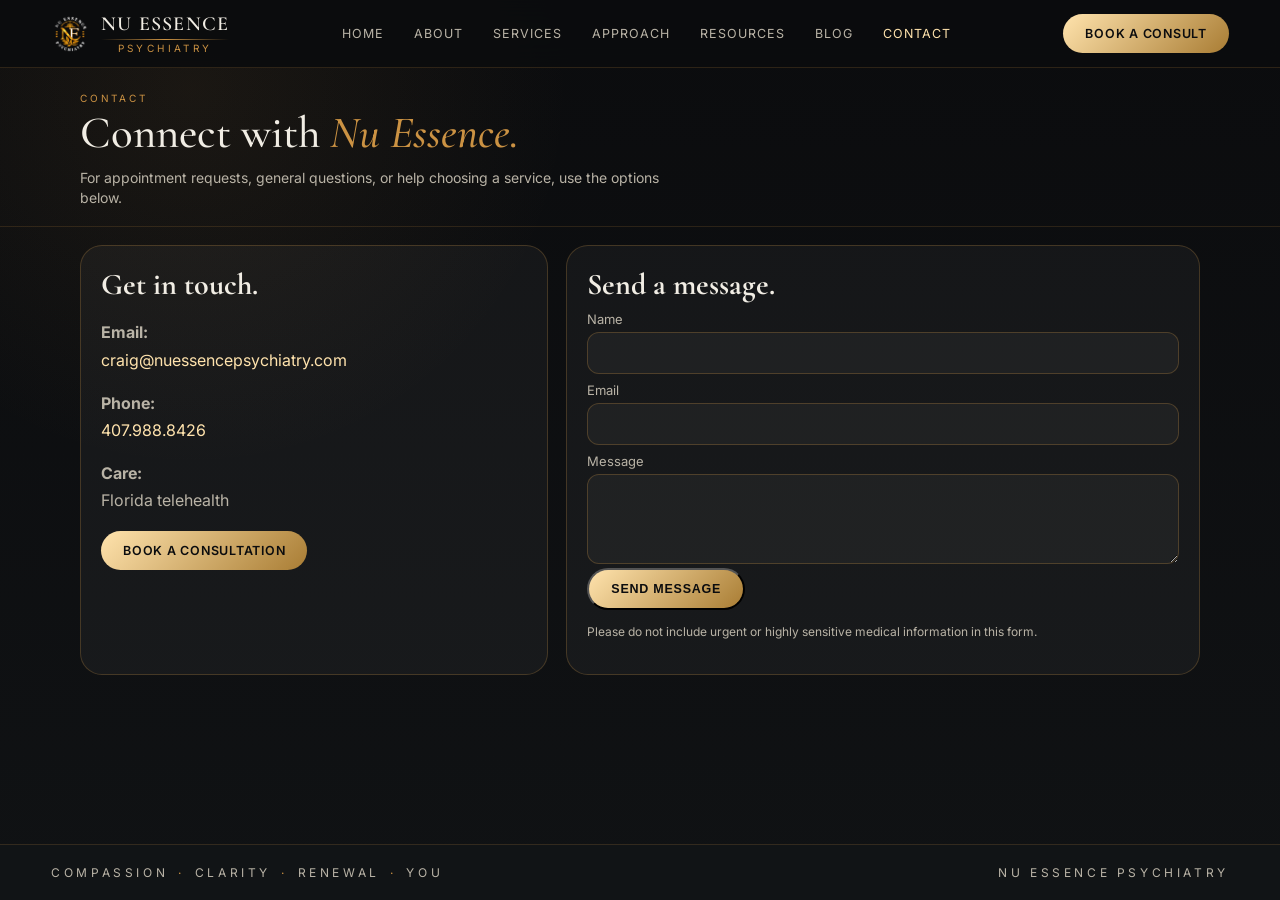
<file: contact.html>
<!DOCTYPE html>
<html lang="en">

<head>
  <meta charset="UTF-8">

  <meta
    name="viewport"
    content="width=device-width, initial-scale=1.0"
  >

  <title>
    Contact | Nu Essence Psychiatry
  </title>

  <meta
    name="description"
    content="Contact Nu Essence Psychiatry for appointment requests, general questions, and Florida telehealth care."
  >

  <link
    rel="preconnect"
    href="https://fonts.googleapis.com"
  >

  <link
    rel="preconnect"
    href="https://fonts.gstatic.com"
    crossorigin
  >

  <link
    href="https://fonts.googleapis.com/css2?family=Cormorant+Garamond:ital,wght@0,400;0,500;0,600;1,400&family=Inter:wght@400;500;600&display=swap"
    rel="stylesheet"
  >

  <link
    rel="stylesheet"
    href="styles.css"
  >

  <link
    rel="stylesheet"
    href="pages.css"
  >
</head>


<body class="inner-page">

  <!-- ======================================================
       HEADER
       ====================================================== -->

  <header class="inner-header">

    <a
      class="brand"
      href="index.html"
    >

      <img
        src="ne-monogram-no-ring.png"
        alt="Nu Essence Psychiatry Logo"
        class="brand-logo"
      >

      <div class="brand-text">

        <span class="brand-name">
          Nu Essence
        </span>

        <span
          class="brand-line"
          aria-hidden="true"
        ></span>

        <span class="brand-subtitle">
          Psychiatry
        </span>

      </div>

    </a>


    <nav
      class="desktop-nav"
      aria-label="Primary"
    >

      <a href="index.html">
        Home
      </a>

      <a href="about.html">
        About
      </a>

      <a href="services.html">
        Services
      </a>

      <a href="approach.html">
        Approach
      </a>

      <a href="resources.html">
        Resources
      </a>

      <a href="blog.html">
        Blog
      </a>

      <a
        href="contact.html"
        class="active"
      >
        Contact
      </a>

    </nav>


    <a
      class="gold-button"
      href="booking.html"
    >
      Book a Consult
    </a>

  </header>


  <!-- ======================================================
       MAIN
       ====================================================== -->

  <main>

    <!-- CONTACT HERO -->

    <section class="page-hero">

      <div class="inner-shell">

        <p class="eyebrow">
          CONTACT
        </p>

        <h1>
          Connect with
          <span class="accent">
            Nu Essence.
          </span>
        </h1>

        <p class="description">
          For appointment requests, general questions,
          or help choosing a service, use the options below.
        </p>

      </div>

    </section>


    <!-- CONTACT AREA -->

    <section class="section">

      <div class="inner-shell contact-grid">

        <!-- CONTACT DETAILS -->

        <div class="contact-panel">

          <h2>
            Get in touch.
          </h2>

          <p class="contact-line">

            <strong>
              Email:
            </strong>

            <br>

            <a href="mailto:craig@nuessencepsychiatry.com">
              craig@nuessencepsychiatry.com
            </a>

          </p>


          <p class="contact-line">

            <strong>
              Phone:
            </strong>

            <br>

            <a href="tel:+14079888426">
              407.988.8426
            </a>

          </p>


          <p class="contact-line">

            <strong>
              Care:
            </strong>

            <br>

            Florida telehealth

          </p>


          <a
            href="booking.html"
            class="gold-button"
          >
            Book a Consultation
          </a>

        </div>


        <!-- CONTACT FORM -->

        <form
          class="contact-form"
          id="contactForm"
        >

          <h2>
            Send a message.
          </h2>


          <label for="contactName">
            Name
          </label>

          <input
            type="text"
            id="contactName"
            name="name"
            autocomplete="name"
          >


          <label for="contactEmail">
            Email
          </label>

          <input
            type="email"
            id="contactEmail"
            name="email"
            autocomplete="email"
          >


          <label for="contactMessage">
            Message
          </label>

          <textarea
            id="contactMessage"
            name="message"
          ></textarea>


          <button
            class="gold-button"
            type="button"
          >
            Send Message
          </button>


          <p class="small-note">
            Please do not include urgent or highly sensitive medical information in this form.
          </p>

        </form>

      </div>

    </section>

  </main>


  <!-- ======================================================
       FOOTER
       ====================================================== -->

  <footer class="footer-strip">

    <ul class="footer-tagline">

      <li>
        Compassion
      </li>

      <li aria-hidden="true">
        ·
      </li>

      <li>
        Clarity
      </li>

      <li aria-hidden="true">
        ·
      </li>

      <li>
        Renewal
      </li>

      <li aria-hidden="true">
        ·
      </li>

      <li>
        You
      </li>

    </ul>


    <p class="footer-brand">
      Nu Essence Psychiatry
    </p>

  </footer>

</body>
</file>
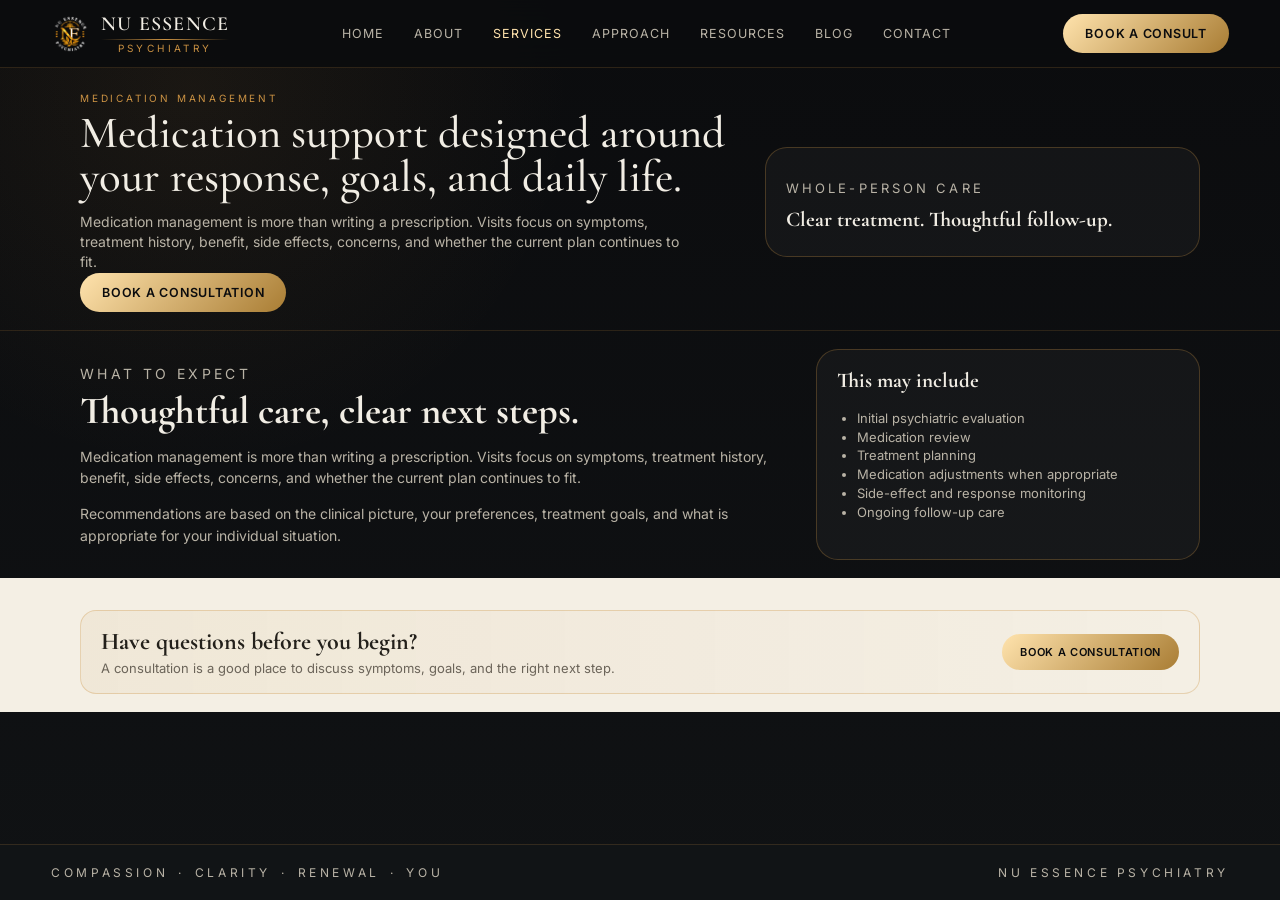
<file: medication-management.html>
<!DOCTYPE html><html lang="en"><head><meta charset="UTF-8"><meta name="viewport" content="width=device-width,initial-scale=1.0"><title>Medication Management | Nu Essence Psychiatry</title><meta name="description" content="Medication management is more than writing a prescription. Visits focus on symptoms, treatment history, benefit, side effects, concerns, and whether the current plan continues to fit."><link rel="preconnect" href="https://fonts.googleapis.com"><link rel="preconnect" href="https://fonts.gstatic.com" crossorigin><link href="https://fonts.googleapis.com/css2?family=Cormorant+Garamond:ital,wght@0,400;0,500;0,600;1,400&family=Inter:wght@400;500;600&display=swap" rel="stylesheet"><link rel="stylesheet" href="../styles.css"><link rel="stylesheet" href="../pages.css"></head><body class="inner-page"><header class="inner-header"><a class="brand" href="../index.html"><img src="../ne-monogram-no-ring.png" alt="Nu Essence Psychiatry Logo" class="brand-logo"><div class="brand-text"><span class="brand-name">Nu Essence</span><span class="brand-line"></span><span class="brand-subtitle">Psychiatry</span></div></a><nav class="desktop-nav" aria-label="Primary"><a href="../index.html">Home</a><a href="../about.html">About</a><a href="../services.html" class="active">Services</a><a href="../approach.html">Approach</a><a href="../resources.html">Resources</a><a href="../blog.html">Blog</a><a href="../contact.html">Contact</a></nav><a class="gold-button" href="../booking.html">Book a Consult</a></header><main><section class="page-hero"><div class="inner-shell page-hero-grid"><div><p class="eyebrow">MEDICATION MANAGEMENT</p><h1>Medication support designed around your response, goals, and daily life.</h1><p class="description">Medication management is more than writing a prescription. Visits focus on symptoms, treatment history, benefit, side effects, concerns, and whether the current plan continues to fit.</p><a href="../booking.html" class="gold-button">Book a Consultation</a></div><div class="page-hero-card"><p class="gold-kicker">WHOLE-PERSON CARE</p><h3>Clear treatment. Thoughtful follow-up.</h3></div></div></section><section class="section"><div class="inner-shell service-detail-layout"><div class="service-detail-copy"><p class="gold-kicker">WHAT TO EXPECT</p><h2>Thoughtful care, clear next steps.</h2><p>Medication management is more than writing a prescription. Visits focus on symptoms, treatment history, benefit, side effects, concerns, and whether the current plan continues to fit.</p><p>Recommendations are based on the clinical picture, your preferences, treatment goals, and what is appropriate for your individual situation.</p></div><aside class="service-detail-sidebar"><h3>This may include</h3><ul><li>Initial psychiatric evaluation</li><li>Medication review</li><li>Treatment planning</li><li>Medication adjustments when appropriate</li><li>Side-effect and response monitoring</li><li>Ongoing follow-up care</li></ul></aside></div></section><section class="section ivory"><div class="inner-shell"><div class="cta-band"><div><h3>Have questions before you begin?</h3><p>A consultation is a good place to discuss symptoms, goals, and the right next step.</p></div><a href="../booking.html" class="gold-button">Book a Consultation</a></div></div></section></main><footer class="footer-strip"><ul class="footer-tagline"><li>Compassion</li><li>·</li><li>Clarity</li><li>·</li><li>Renewal</li><li>·</li><li>You</li></ul><p class="footer-brand">Nu Essence Psychiatry</p></footer></body></html>
</file>
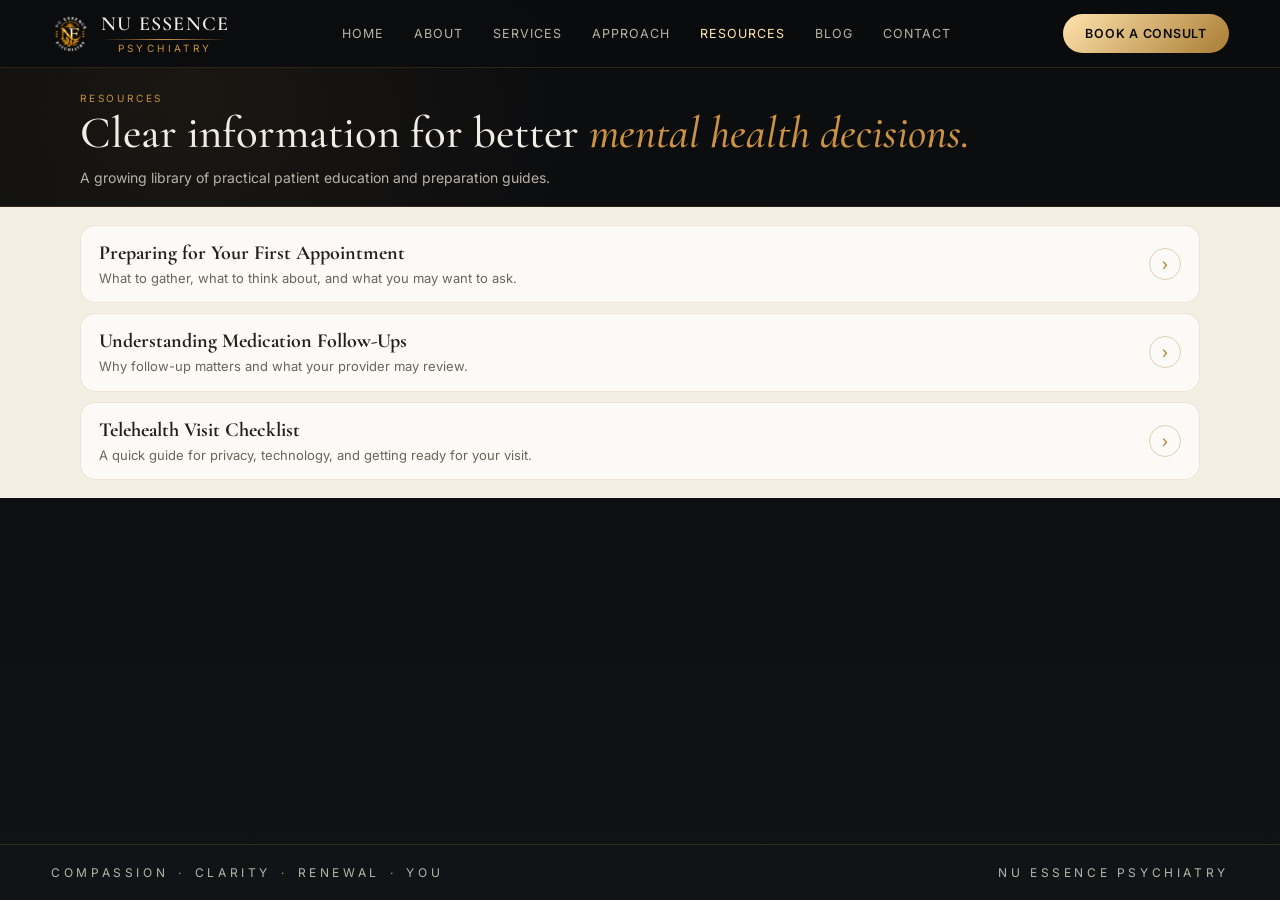
<file: resources.html>
<!DOCTYPE html>
<html lang="en">

<head>
  <meta charset="UTF-8">

  <meta
    name="viewport"
    content="width=device-width, initial-scale=1.0"
  >

  <title>
    Resources | Nu Essence Psychiatry
  </title>

  <meta
    name="description"
    content="Patient education and preparation resources from Nu Essence Psychiatry."
  >

  <link
    rel="preconnect"
    href="https://fonts.googleapis.com"
  >

  <link
    rel="preconnect"
    href="https://fonts.gstatic.com"
    crossorigin
  >

  <link
    href="https://fonts.googleapis.com/css2?family=Cormorant+Garamond:ital,wght@0,400;0,500;0,600;1,400&family=Inter:wght@400;500;600&display=swap"
    rel="stylesheet"
  >

  <link
    rel="stylesheet"
    href="styles.css"
  >

  <link
    rel="stylesheet"
    href="pages.css"


    >
  <style>
     /* =========================================================
     RESOURCE MODAL
     ========================================================= */

  .resource-modal {
    position: fixed;
    inset: 0;

    z-index: 99999;

    display: flex;
    align-items: center;
    justify-content: center;

    padding: 28px;

    opacity: 0;
    visibility: hidden;
    pointer-events: none;

    transition:
      opacity 0.35s ease,
      visibility 0.35s ease;
  }

  .resource-modal.is-open {
    opacity: 1;
    visibility: visible;
    pointer-events: auto;
  }


  .resource-modal-backdrop {
    position: absolute;
    inset: 0;

    background: rgba(4, 5, 6, 0.88);

    backdrop-filter: blur(12px);
    -webkit-backdrop-filter: blur(12px);
  }


  .resource-modal-card {
    position: relative;
    z-index: 2;

    width: min(820px, 92vw);
    max-height: 88vh;

    overflow-y: auto;

    background: #f4efe4;

    border: 1px solid rgba(203, 146, 67, 0.48);
    border-radius: 24px;

    box-shadow:
      0 35px 100px rgba(0, 0, 0, 0.65);

    transform: translateY(18px) scale(0.98);

    transition:
      transform 0.4s cubic-bezier(.2,.7,.2,1);
  }

  .resource-modal.is-open .resource-modal-card {
    transform: translateY(0) scale(1);
  }


  .resource-modal-content {
    display: flex;
    flex-direction: column;

    min-height: 520px;

    padding: 56px 58px 42px;

    color: #23201b;
  }


  .resource-modal-content .gold-kicker {
    margin: 0 0 12px;

    color: #a97d34;

    font-size: 10px;
    font-weight: 600;
    letter-spacing: 0.24em;
    text-transform: uppercase;
  }


  .resource-modal-content h2 {
    max-width: 620px;

    margin: 0;

    color: #23201b;

    font-family: 'Cormorant Garamond', serif;
    font-size: clamp(38px, 5vw, 58px);
    font-weight: 500;
    line-height: 0.98;
  }


  .resource-modal-line {
    width: 62px;
    height: 1px;

    margin: 22px 0;

    background: #cb9243;
  }


  .resource-modal-intro {
    margin: 0 0 24px;

    max-width: 62ch;

    color: #6b6459;

    font-size: 15px;
    line-height: 1.7;
  }


  .resource-modal-list {
    display: grid;
    gap: 12px;

    margin: 0;
    padding: 0;

    list-style: none;
  }


  .resource-modal-list li {
    position: relative;

    padding-left: 22px;

    color: #23201b;

    font-size: 14px;
    line-height: 1.5;
  }


  .resource-modal-list li::before {
    content: "";

    position: absolute;

    left: 0;
    top: 8px;

    width: 6px;
    height: 6px;

    border-radius: 50%;

    background: #cb9243;
  }


  .resource-modal-footer {
    display: flex;
    align-items: center;
    justify-content: space-between;

    gap: 18px;

    margin-top: auto;
    padding-top: 34px;
  }


  .resource-modal-footer > span {
    color: #6b6459;

    font-size: 9px;
    letter-spacing: 0.18em;
    text-transform: uppercase;
  }


  .resource-modal-book {
    display: inline-flex;
    align-items: center;
    justify-content: center;

    gap: 10px;

    padding: 13px 18px;

    background:
      linear-gradient(
        135deg,
        #ffe3ad,
        #a97d34
      );

    color: #0b0c0e;

    border-radius: 999px;

    font-size: 10px;
    font-weight: 600;
    letter-spacing: 0.08em;
    text-transform: uppercase;

    text-decoration: none;
  }


  .resource-modal-close {
    position: absolute;

    top: 18px;
    right: 20px;

    z-index: 10;

    width: 38px;
    height: 38px;

    display: flex;
    align-items: center;
    justify-content: center;

    border: 1px solid rgba(169, 125, 52, 0.35);
    border-radius: 50%;

    background: rgba(255, 255, 255, 0.7);

    color: #23201b;

    font-size: 22px;
    line-height: 1;

    cursor: pointer;
  }


  .resource-reveal {
    width: 100%;

    font: inherit;
    text-align: left;

    cursor: pointer;
  }


  @media (max-width: 720px) {

    .resource-modal {
      padding: 14px;
      align-items: flex-start;

      overflow-y: auto;
    }

    .resource-modal-card {
      width: 100%;
      max-height: none;

      margin: 18px 0;
    }

    .resource-modal-content {
      min-height: 0;

      padding: 42px 26px 28px;
    }

    .resource-modal-content h2 {
      font-size: 39px;
    }

    .resource-modal-footer {
      align-items: flex-start;
      flex-direction: column;
    }

    .resource-modal-book {
      width: 100%;
    }
  }

</style>
</head>


<body class="inner-page">

  <!-- ======================================================
       HEADER
       ====================================================== -->

  <header class="inner-header">

    <a
      class="brand"
      href="index.html"
    >

      <img
        src="ne-monogram-no-ring.png"
        alt="Nu Essence Psychiatry Logo"
        class="brand-logo"
      >

      <div class="brand-text">

        <span class="brand-name">
          Nu Essence
        </span>

        <span
          class="brand-line"
          aria-hidden="true"
        ></span>

        <span class="brand-subtitle">
          Psychiatry
        </span>

      </div>

    </a>


    <nav
      class="desktop-nav"
      aria-label="Primary"
    >

      <a href="index.html">
        Home
      </a>

      <a href="about.html">
        About
      </a>

      <a href="services.html">
        Services
      </a>

      <a href="approach.html">
        Approach
      </a>

      <a
        href="resources.html"
        class="active"
      >
        Resources
      </a>

      <a href="blog.html">
        Blog
      </a>

      <a href="contact.html">
        Contact
      </a>

    </nav>


    <a
      class="gold-button"
      href="booking.html"
    >
      Book a Consult
    </a>

  </header>


  <!-- ======================================================
       MAIN
       ====================================================== -->

  <main>

    <!-- PAGE HERO -->

    <section class="page-hero">

      <div class="inner-shell">

        <p class="eyebrow">
          RESOURCES
        </p>

        <h1>
          Clear information for better
          <span class="accent">
            mental health decisions.
          </span>
        </h1>

        <p class="description">
          A growing library of practical patient education
          and preparation guides.
        </p>

      </div>

    </section>


    <!-- RESOURCE CARDS -->

    <section class="section ivory">

      <div class="inner-shell">

        <div class="resource-list">

          <button
            type="button"
            class="resource-card resource-reveal"
            data-resource="first-appointment"
          >

            <div>

              <h3>
                Preparing for Your First Appointment
              </h3>

              <p>
                What to gather, what to think about,
                and what you may want to ask.
              </p>

            </div>

            <span
              class="service-overview-arrow"
              aria-hidden="true"
            >
              ›
            </span>

          </button>


          <button
            type="button"
            class="resource-card resource-reveal"
            data-resource="medication-followup"
          >

            <div>

              <h3>
                Understanding Medication Follow-Ups
              </h3>

              <p>
                Why follow-up matters and what your provider may review.
              </p>

            </div>

            <span
              class="service-overview-arrow"
              aria-hidden="true"
            >
              ›
            </span>

          </button>


          <button
            type="button"
            class="resource-card resource-reveal"
            data-resource="telehealth-checklist"
          >

            <div>

              <h3>
                Telehealth Visit Checklist
              </h3>

              <p>
                A quick guide for privacy, technology,
                and getting ready for your visit.
              </p>

            </div>

            <span
              class="service-overview-arrow"
              aria-hidden="true"
            >
              ›
            </span>

          </button>

        </div>

      </div>

    </section>

  </main>


  <!-- ======================================================
       RESOURCE MODAL
       ====================================================== -->

  <div
    class="resource-modal"
    id="resourceModal"
    aria-hidden="true"
  >

    <div class="resource-modal-backdrop"></div>

    <div
      class="resource-modal-card"
      role="dialog"
      aria-modal="true"
      aria-labelledby="resourceModalTitle"
    >

      <button
        type="button"
        class="resource-modal-close"
        aria-label="Close resource"
      >
        ×
      </button>


      <div class="resource-modal-content">

        <p
          class="gold-kicker"
          id="resourceModalKicker"
        >
          PATIENT GUIDE
        </p>

        <h2 id="resourceModalTitle">
          Preparing for Your First Appointment
        </h2>

        <div class="resource-modal-line"></div>

        <p
          class="resource-modal-intro"
          id="resourceModalIntro"
        ></p>

        <ul
          class="resource-modal-list"
          id="resourceModalList"
        ></ul>

        <div class="resource-modal-footer">

          <span>
            Nu Essence Psychiatry
          </span>

          <a
            href="booking.html"
            class="resource-modal-book"
          >
            Book a Consultation
            <span aria-hidden="true">→</span>
          </a>

        </div>

      </div>

    </div>

  </div>


  <!-- ======================================================
       FOOTER
       ====================================================== -->

  <footer class="footer-strip">

    <ul class="footer-tagline">

      <li>Compassion</li>
      <li aria-hidden="true">·</li>
      <li>Clarity</li>
      <li aria-hidden="true">·</li>
      <li>Renewal</li>
      <li aria-hidden="true">·</li>
      <li>You</li>

    </ul>

    <p class="footer-brand">
      Nu Essence Psychiatry
    </p>

  </footer>


  <script src="script.js"></script>

</body>

</html>
</file>
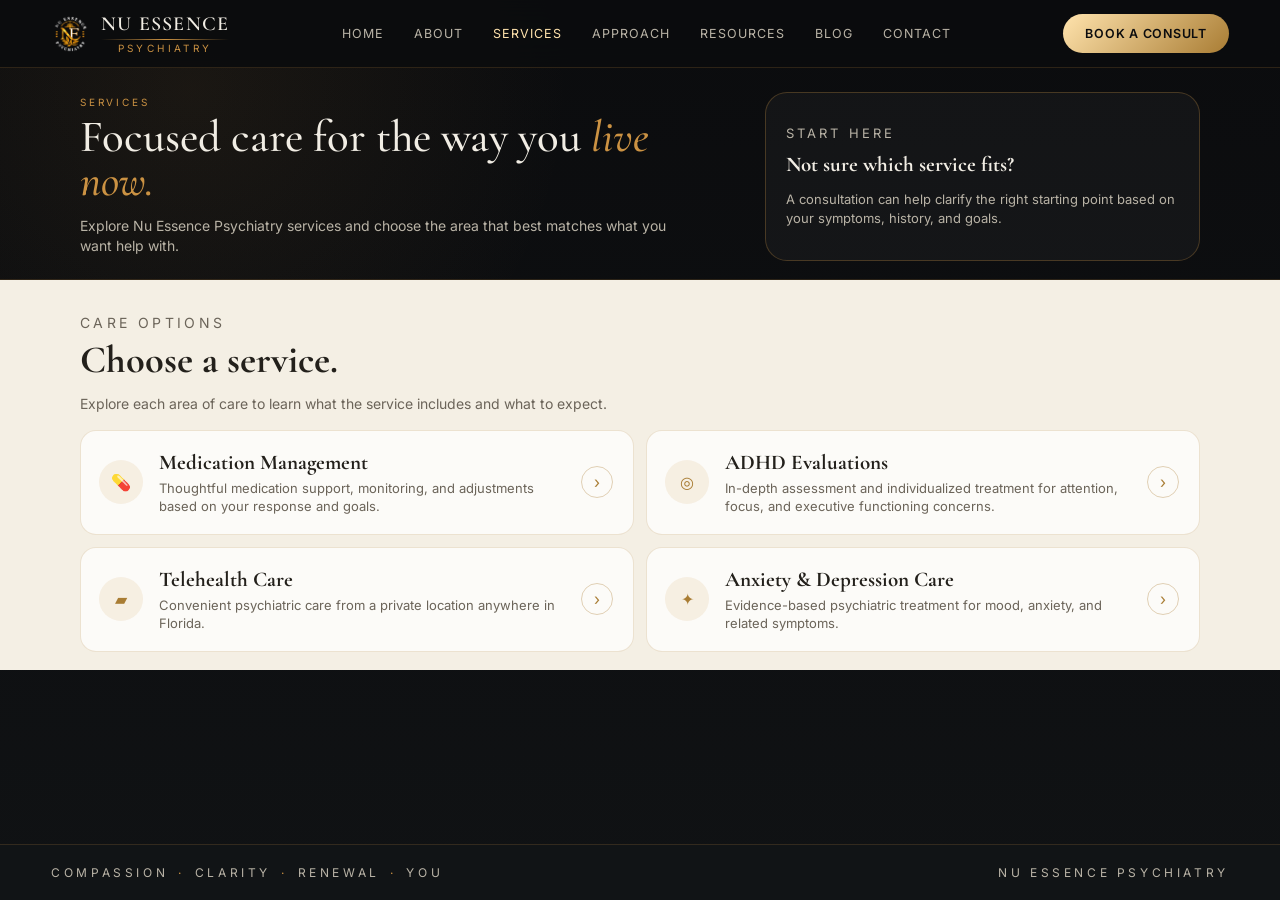
<file: services.html>
<!DOCTYPE html>
<html lang="en">

<head>
  <meta charset="UTF-8">

  <meta
    name="viewport"
    content="width=device-width, initial-scale=1.0"
  >

  <title>
    Services | Nu Essence Psychiatry
  </title>

  <meta
    name="description"
    content="Explore psychiatric services from Nu Essence Psychiatry, including medication management, ADHD evaluations, telehealth care, and anxiety and depression treatment."
  >

  <link
    rel="preconnect"
    href="https://fonts.googleapis.com"
  >

  <link
    rel="preconnect"
    href="https://fonts.gstatic.com"
    crossorigin
  >

  <link
    href="https://fonts.googleapis.com/css2?family=Cormorant+Garamond:ital,wght@0,400;0,500;0,600;1,400&family=Inter:wght@400;500;600&display=swap"
    rel="stylesheet"
  >

  <link
    rel="stylesheet"
    href="styles.css"
  >

  <link
    rel="stylesheet"
    href="pages.css"
  >
</head>


<body class="inner-page">

  <!-- ======================================================
       HEADER
       ====================================================== -->

  <header class="inner-header">

    <a
      class="brand"
      href="index.html"
    >

      <img
        src="ne-monogram-no-ring.png"
        alt="Nu Essence Psychiatry Logo"
        class="brand-logo"
      >

      <div class="brand-text">

        <span class="brand-name">
          Nu Essence
        </span>

        <span
          class="brand-line"
          aria-hidden="true"
        ></span>

        <span class="brand-subtitle">
          Psychiatry
        </span>

      </div>

    </a>


    <nav
      class="desktop-nav"
      aria-label="Primary"
    >

      <a href="index.html">
        Home
      </a>

      <a href="about.html">
        About
      </a>

      <a
        href="services.html"
        class="active"
      >
        Services
      </a>

      <a href="approach.html">
        Approach
      </a>

      <a href="resources.html">
        Resources
      </a>

      <a href="blog.html">
        Blog
      </a>

      <a href="contact.html">
        Contact
      </a>

    </nav>


    <a
      class="gold-button"
      href="booking.html"
    >
      Book a Consult
    </a>

  </header>


  <!-- ======================================================
       MAIN CONTENT
       ====================================================== -->

  <main>

    <!-- PAGE HERO -->

    <section class="page-hero">

      <div class="inner-shell page-hero-grid">

        <div>

          <p class="eyebrow">
            SERVICES
          </p>

          <h1>
            Focused care for the way you
            <span class="accent">
              live now.
            </span>
          </h1>

          <p class="description">
            Explore Nu Essence Psychiatry services and choose
            the area that best matches what you want help with.
          </p>

        </div>


        <div class="page-hero-card">

          <p class="gold-kicker">
            START HERE
          </p>

          <h3>
            Not sure which service fits?
          </h3>

          <p>
            A consultation can help clarify the right starting
            point based on your symptoms, history, and goals.
          </p>

        </div>

      </div>

    </section>


    <!-- SERVICE OPTIONS -->

    <section class="section ivory">

      <div class="inner-shell">

        <div class="section-header">

          <p class="gold-kicker">
            CARE OPTIONS
          </p>

          <h2>
            Choose a service.
          </h2>

          <p>
            Explore each area of care to learn what the service
            includes and what to expect.
          </p>

        </div>


        <div class="service-overview-grid">

          <!-- MEDICATION MANAGEMENT -->

          <a
            href="medication-management.html"
            class="service-overview-card"
          >

            <span
              class="service-overview-icon"
              aria-hidden="true"
            >
              💊
            </span>

            <span>

              <h3>
                Medication Management
              </h3>

              <p>
                Thoughtful medication support, monitoring,
                and adjustments based on your response and goals.
              </p>

            </span>

            <span
              class="service-overview-arrow"
              aria-hidden="true"
            >
              ›
            </span>

          </a>


          <!-- ADHD EVALUATIONS -->

          <a
            href="adhd.html"
            class="service-overview-card"
          >

            <span
              class="service-overview-icon"
              aria-hidden="true"
            >
              ◎
            </span>

            <span>

              <h3>
                ADHD Evaluations
              </h3>

              <p>
                In-depth assessment and individualized treatment
                for attention, focus, and executive functioning
                concerns.
              </p>

            </span>

            <span
              class="service-overview-arrow"
              aria-hidden="true"
            >
              ›
            </span>

          </a>


          <!-- TELEHEALTH -->

          <a
            href="telehealth.html"
            class="service-overview-card"
          >

            <span
              class="service-overview-icon"
              aria-hidden="true"
            >
              ▰
            </span>

            <span>

              <h3>
                Telehealth Care
              </h3>

              <p>
                Convenient psychiatric care from a private
                location anywhere in Florida.
              </p>

            </span>

            <span
              class="service-overview-arrow"
              aria-hidden="true"
            >
              ›
            </span>

          </a>


          <!-- ANXIETY & DEPRESSION -->

          <a
            href="anxiety-depression.html"
            class="service-overview-card"
          >

            <span
              class="service-overview-icon"
              aria-hidden="true"
            >
              ✦
            </span>

            <span>

              <h3>
                Anxiety &amp; Depression Care
              </h3>

              <p>
                Evidence-based psychiatric treatment for mood,
                anxiety, and related symptoms.
              </p>

            </span>

            <span
              class="service-overview-arrow"
              aria-hidden="true"
            >
              ›
            </span>

          </a>

        </div>

      </div>

    </section>

  </main>


  <!-- ======================================================
       FOOTER
       ====================================================== -->

  <footer class="footer-strip">

    <ul class="footer-tagline">

      <li>
        Compassion
      </li>

      <li aria-hidden="true">
        ·
      </li>

      <li>
        Clarity
      </li>

      <li aria-hidden="true">
        ·
      </li>

      <li>
        Renewal
      </li>

      <li aria-hidden="true">
        ·
      </li>

      <li>
        You
      </li>

    </ul>


    <p class="footer-brand">
      Nu Essence Psychiatry
    </p>

  </footer>

</body>

</html>
</file>
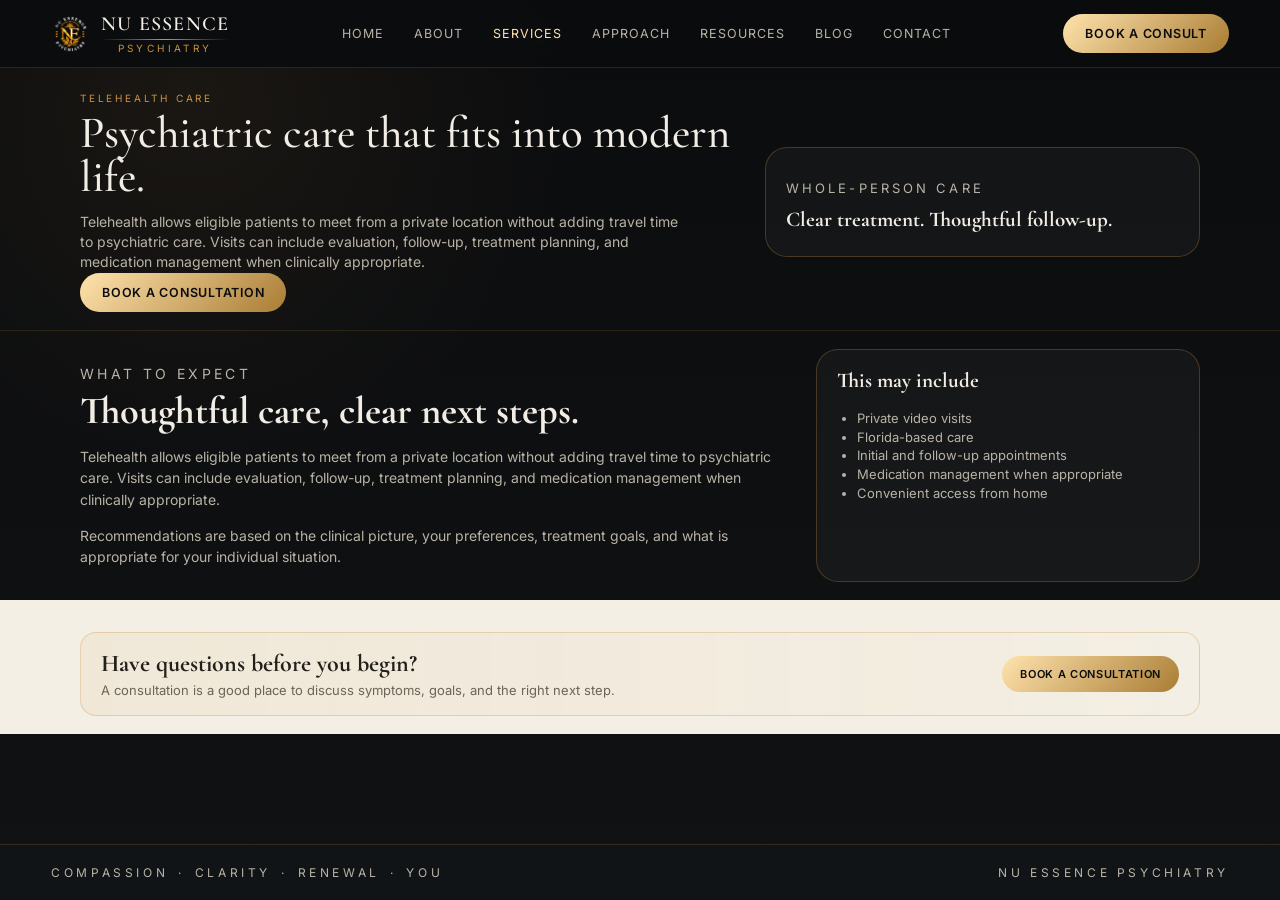
<file: telehealth.html>
<!DOCTYPE html><html lang="en"><head><meta charset="UTF-8"><meta name="viewport" content="width=device-width,initial-scale=1.0"><title>Telehealth Care | Nu Essence Psychiatry</title><meta name="description" content="Telehealth allows eligible patients to meet from a private location without adding travel time to psychiatric care. Visits can include evaluation, follow-up, treatment planning, and medication management when clinically appropriate."><link rel="preconnect" href="https://fonts.googleapis.com"><link rel="preconnect" href="https://fonts.gstatic.com" crossorigin><link href="https://fonts.googleapis.com/css2?family=Cormorant+Garamond:ital,wght@0,400;0,500;0,600;1,400&family=Inter:wght@400;500;600&display=swap" rel="stylesheet"><link rel="stylesheet" href="../styles.css"><link rel="stylesheet" href="../pages.css"></head><body class="inner-page"><header class="inner-header"><a class="brand" href="../index.html"><img src="../ne-monogram-no-ring.png" alt="Nu Essence Psychiatry Logo" class="brand-logo"><div class="brand-text"><span class="brand-name">Nu Essence</span><span class="brand-line"></span><span class="brand-subtitle">Psychiatry</span></div></a><nav class="desktop-nav" aria-label="Primary"><a href="../index.html">Home</a><a href="../about.html">About</a><a href="../services.html" class="active">Services</a><a href="../approach.html">Approach</a><a href="../resources.html">Resources</a><a href="../blog.html">Blog</a><a href="../contact.html">Contact</a></nav><a class="gold-button" href="../booking.html">Book a Consult</a></header><main><section class="page-hero"><div class="inner-shell page-hero-grid"><div><p class="eyebrow">TELEHEALTH CARE</p><h1>Psychiatric care that fits into modern life.</h1><p class="description">Telehealth allows eligible patients to meet from a private location without adding travel time to psychiatric care. Visits can include evaluation, follow-up, treatment planning, and medication management when clinically appropriate.</p><a href="../booking.html" class="gold-button">Book a Consultation</a></div><div class="page-hero-card"><p class="gold-kicker">WHOLE-PERSON CARE</p><h3>Clear treatment. Thoughtful follow-up.</h3></div></div></section><section class="section"><div class="inner-shell service-detail-layout"><div class="service-detail-copy"><p class="gold-kicker">WHAT TO EXPECT</p><h2>Thoughtful care, clear next steps.</h2><p>Telehealth allows eligible patients to meet from a private location without adding travel time to psychiatric care. Visits can include evaluation, follow-up, treatment planning, and medication management when clinically appropriate.</p><p>Recommendations are based on the clinical picture, your preferences, treatment goals, and what is appropriate for your individual situation.</p></div><aside class="service-detail-sidebar"><h3>This may include</h3><ul><li>Private video visits</li><li>Florida-based care</li><li>Initial and follow-up appointments</li><li>Medication management when appropriate</li><li>Convenient access from home</li></ul></aside></div></section><section class="section ivory"><div class="inner-shell"><div class="cta-band"><div><h3>Have questions before you begin?</h3><p>A consultation is a good place to discuss symptoms, goals, and the right next step.</p></div><a href="../booking.html" class="gold-button">Book a Consultation</a></div></div></section></main><footer class="footer-strip"><ul class="footer-tagline"><li>Compassion</li><li>·</li><li>Clarity</li><li>·</li><li>Renewal</li><li>·</li><li>You</li></ul><p class="footer-brand">Nu Essence Psychiatry</p></footer></body></html>
</file>
<file: styles.css>
/* =========================================================
   Nu Essence Psychiatry — main stylesheet
   Grid hero (hero-left / hero-right) with a skewed diagonal
   seam, plus a self-contained glowing ring animation living
   inside .ring-wrapper.
   ========================================================= */

:root {
  --nu-black: #0b0c0e;
  --nu-black-soft: #111416;
  --nu-ivory: #f4efe4;
  --nu-ivory-soft: #faf7f0;
  --gold: #cb9243;
  --gold-bright: #ffe3ad;
  --gold-deep: #a97d34;
  --text-light: #f1ede4;
  --text-muted-light: #b9b3a6;
  --text-dark: #23201b;
  --text-muted-dark: #6b6459;
}

* { box-sizing: border-box; }

html { scroll-behavior: smooth; }

body {
  margin: 0;
  background: var(--nu-black);
  color: var(--text-light);
  font-family: 'Inter', -apple-system, BlinkMacSystemFont, sans-serif;
  -webkit-font-smoothing: antialiased;
}

a { color: inherit; text-decoration: none; }

h1, h2, h3 { font-family: 'Cormorant Garamond', serif; margin: 0; }

.skip-link {
  position: absolute;
  left: -999px;
  top: 0;
  background: var(--gold);
  color: var(--nu-black);
  padding: 10px 16px;
  z-index: 100;
  border-radius: 0 0 8px 0;
}
.skip-link:focus { left: 0; }

:focus-visible {
  outline: 2px solid var(--gold-bright);
  outline-offset: 3px;
}

.accent { color: var(--gold); font-style: italic; }

.eyebrow {
  font-size: 12px;
  letter-spacing: 0.28em;
  color: var(--gold);
  text-transform: uppercase;
  margin: 0 0 14px;
}

.ornament {
  display: flex;
  align-items: center;
  gap: 10px;
  color: var(--gold);
  margin: 18px 0 20px;
}
.ornament .line {
  width: 40px;
  height: 1px;
  background: rgba(203, 146, 67, 0.5);
}

.description {
  font-size: 16px;
  line-height: 1.7;
  color: var(--text-muted-light);
  max-width: 46ch;
  margin: 0 0 28px;
}

/* ===================== Header ===================== */
.site-header {
  position: relative;
  z-index: 20;
  display: flex;
  align-items: center;
  justify-content: space-between;
  gap: 24px;
  padding: 22px clamp(20px, 4vw, 56px);
  border-bottom: 1px solid rgba(203, 146, 67, 0.16);
}

.brand {
  display: flex;
  align-items: center;
  gap: 12px;
}

.brand-logo {
  width: 44px;
  height: 44px;
  object-fit: contain;
  border-radius: 50%;
}

.brand-text {
  display: flex;
  flex-direction: column;
  line-height: 1.15;
}

.brand-name {
  font-family: 'Cormorant Garamond', serif;
  font-size: 24px;
  font-weight: 600;
  letter-spacing: 0.06em;
  text-transform: uppercase;
  color: var(--text-light);
}

.brand-line {
  display: block;
  width: 100%;
  height: 1px;
  margin: 3px 0;
  background: linear-gradient(90deg, transparent, var(--gold), transparent);
}

.brand-subtitle {
  font-size: 10px;
  letter-spacing: 0.34em;
  color: var(--gold);
  text-transform: uppercase;
  text-align: center;
}

.desktop-nav {
  display: flex;
  align-items: center;
  gap: 30px;
  font-size: 12.5px;
  letter-spacing: 0.08em;
  text-transform: uppercase;
  color: var(--text-muted-light);
}
.desktop-nav a { transition: color 0.2s ease; }
.desktop-nav a:hover,
.desktop-nav a.active {
  color: var(--gold-bright);
}

.header-actions {
  display: flex;
  align-items: center;
  gap: 14px;
}

.gold-button {
  display: inline-flex;
  align-items: center;
  gap: 9px;
  background: linear-gradient(135deg, var(--gold-bright), var(--gold-deep));
  color: var(--nu-black);
  font-weight: 600;
  font-size: 12.5px;
  letter-spacing: 0.06em;
  text-transform: uppercase;
  padding: 12px 22px;
  border-radius: 999px;
  transition: transform 0.2s ease, box-shadow 0.2s ease;
}
.gold-button:hover {
  transform: translateY(-1px);
  box-shadow: 0 8px 24px rgba(203, 146, 67, 0.35);
}

.icon-circle {
  display: inline-flex;
  align-items: center;
  justify-content: center;
  width: 38px;
  height: 38px;
  border-radius: 50%;
  border: 1px solid rgba(203, 146, 67, 0.5);
  color: var(--gold-bright);
  flex-shrink: 0;
  transition: border-color 0.2s ease, background 0.2s ease;
}
.icon-circle:hover {
  border-color: var(--gold-bright);
  background: rgba(203, 146, 67, 0.1);
}

.nav-toggle {
  display: none;
  background: none;
  border: none;
  color: var(--text-light);
  cursor: pointer;
  padding: 6px;
}

/* =====================================================================
   Hero — the real backdrop artwork (hero-base-no-ring.jpg) as the
   background, sized so its aspect ratio (1672 x 941) always matches
   the section's own box. Everything else is positioned with percentages
   measured directly against that image, so the ring overlay and the
   hero-right text column always line up with the artwork exactly,
   at any viewport width.
   ===================================================================== */
.hero {
  position: relative;
  width: 100%;
  aspect-ratio: 1672 / 941;
  overflow: hidden;
  background: var(--nu-black);
}

.hero-bg-image {
  position: absolute;
  inset: 0;
  width: 100%;
  height: 100%;
  object-fit: cover;
  z-index: 0;
  pointer-events: none;
  user-select: none;
}
.hero-bg-picture {
  position: absolute;
  inset: 0;
  width: 100%;
  height: 100%;
  z-index: 0;
  pointer-events: none;
}

.hero-bg-picture .hero-bg-image {
  width: 100%;
  height: 100%;
  object-fit: cover;
  display: block;
}
.site-header {
  position: absolute;
  top: 0;
  left: 0;
  width: 100%;
  z-index: 20;
}

.hero-copy {
  position: absolute;
  z-index: 6;
  left: 5%;
  top: 19%;
  width: 34%;
  max-width: 460px;
}

.hero-copy h1 {
  font-size: clamp(34px, 3.4vw, 46px);
  font-weight: 500;
  line-height: 1.16;
  color: var(--text-light);
}

.hero-ctas {
  display: flex;
  align-items: center;
  gap: 26px;
  flex-wrap: wrap;
  margin-bottom: 56px;
}

.btn-primary {
  display: inline-flex;
  align-items: center;
  gap: 10px;
  background: linear-gradient(135deg, var(--gold-bright), var(--gold-deep));
  color: var(--nu-black);
  font-weight: 600;
  font-size: 13px;
  letter-spacing: 0.05em;
  text-transform: uppercase;
  padding: 16px 28px;
  border-radius: 999px;
  transition: transform 0.2s ease, box-shadow 0.2s ease;
}
.btn-primary:hover {
  transform: translateY(-1px);
  box-shadow: 0 10px 28px rgba(203, 146, 67, 0.35);
}

.how-it-works {
  display: inline-flex;
  align-items: center;
  gap: 10px;
  font-size: 12.5px;
  letter-spacing: 0.05em;
  text-transform: uppercase;
  color: var(--text-light);
}
.play-circle {
  display: inline-flex;
  align-items: center;
  justify-content: center;
  width: 30px;
  height: 30px;
  border-radius: 50%;
  border: 1px solid rgba(241, 237, 228, 0.35);
  color: var(--gold-bright);
}

/* ===================== Ring / logo area =====================
   The glowing ring is now a full-hero-size transparent PNG
   (ring-anim-01..12.png, 1672x941 — the exact pixel dimensions of
   hero-base-no-ring.jpg) drawn programmatically at the ring's
   measured real center/radius (894,389 / r170-214 px in the source
   photo = 53.47% / 41.34%). Because it shares the source image's
   exact aspect ratio and is stretched over the same box as
   hero-bg-image, it lines up with the baked-in ring at every
   viewport width with no separate percentage math to keep in sync —
   only the ring's own crop position ever needs to match .hero's.
   The static NE monogram is a separate, independently-sized layer
   centered on the same point.

   .logo-badge wraps both (see index.html) purely so the mobile
   breakpoint below can turn them into one plain, self-contained
   circle badge — on desktop it renders no box of its own, so
   .ring-shine-cycle and .hero-logo-area position against .hero
   directly, exactly as if they were its own children. */
.logo-badge {
  display: contents;
}

.ring-shine-cycle {
  position: absolute;
  inset: 0;
  z-index: 4;
  pointer-events: none;
}

.ring-shine-layer {
  position: absolute;
  inset: 0;

  background-repeat: no-repeat;
  background-size: 100% 100%;
  background-position: center;

  filter: blur(1px);

  /* Keep the full-size ring frame aligned */
  transform: translateX(-0.15%);

  opacity: 0;
  transition: opacity 3.2s cubic-bezier(0.33, 0, 0.2, 1);
}

.ring-shine-layer.is-active {
  opacity: 1;
}

.hero-logo-area {
  position: absolute;

  left: 52.47%;
  top: 41.34%;

  transform: translate(-50%, -50%);

  z-index: 6;

  width: 26.9%;
  aspect-ratio: 1;
}

@media (prefers-reduced-motion: reduce) {
  .ring-shine-layer {
    transition: none;
  }
}

.hero-logo {
  position: absolute;

  left: 53%;
  top: 50.5%;

  width: 75%;
  height: 72%;

  transform: translate(-50%, -50%) scale(1.08);

  object-fit: contain;

  z-index: 5;
  pointer-events: none;

   opacity: 0.94;

   /* Makes the black background blend into the hero */
  mix-blend-mode: screen;

  /* Feather the outer edge */
  -webkit-mask-image: radial-gradient(
    circle,
    black 0%,
    black 84%,
    rgba(0, 0, 0, 0.9) 89%,
    rgba(0, 0, 0, 0.55) 94%,
    rgba(0, 0, 0, 0.2) 98%,
    transparent 100%
  );

  mask-image: radial-gradient(
    circle,
    black 0%,
    black 84%,
    rgba(0, 0, 0, 0.9) 89%,
    rgba(0, 0, 0, 0.55) 94%,
    rgba(0, 0, 0, 0.2) 98%,
    transparent 100%
  );

  z-index: 5;
  pointer-events: none;
}
 

/* ===================== Trust panel =====================
   Sits low and left, over the gold particle-wave texture that's
   already baked into the image at the bottom of the dark side. */
.trust-panel {
  position: absolute;
  left: 5%;
  top: 76%;
  width: 42%;
  z-index: 6;
  display: grid;
  grid-template-columns: repeat(3, 1fr);
  background: rgba(5, 6, 8, 0.55);
  backdrop-filter: blur(6px);
  -webkit-backdrop-filter: blur(6px);
  border: 1px solid rgba(203, 146, 67, 0.35);
  border-radius: 18px;
  box-shadow: 0 16px 40px rgba(0, 0, 0, 0.35);
}

.trust-card {
  position: relative;
  z-index: 6;
  padding: 22px 20px;
  border-right: 1px solid rgba(203, 146, 67, 0.2);
}
.trust-card:last-child { border-right: none; }
.trust-card svg {
  width: 22px;
  height: 22px;
  padding: 7px;
  box-sizing: content-box;
  border: 1px solid rgba(203, 146, 67, 0.45);
  border-radius: 50%;
  color: var(--gold);
  margin-bottom: 12px;
}
.trust-card h3 {
  font-size: 16px;
  font-weight: 600;
  color: var(--text-light);
  margin-bottom: 6px;
}
.trust-card p {
  font-size: 13px;
  line-height: 1.5;
  color: var(--text-muted-light);
  margin: 0;
}

/* ===================== Hero right (over the cream side of the image) =====
   The cream fill and diagonal seam are baked into the background
   image. This panel is transparent and positioned so its left edge
   never crosses the seam: measured seam position at the panel's
   topmost point is ~74.8% of the image width, so 76% leaves a safe
   margin at every point along the panel's height (the seam only
   moves further left, i.e. further from this text, lower down). */
/* Move the entire right-side care section lower */

.hero-right {
  position: absolute;
  left: 76%;
  top: 9%;
  width: 21%;
  z-index: 3;
}

.right-inner {
  width: 100%;
}

.hero-right .eyebrow { color: var(--gold-deep); }
.hero-right h2 {
  font-size: clamp(26px, 2.4vw, 34px);
  font-weight: 500;
  line-height: 1.2;
  color: var(--text-dark);
}
.hero-right .description { color: var(--text-muted-dark); margin-bottom: 18px; }
.hero-right .ornament { margin: 12px 0 14px; }

.service-list {
  display: flex;
  flex-direction: column;
  gap: 9px;
}

.service-card {
  display: flex;
  align-items: center;
  gap: 14px;
  background: rgba(255, 255, 255, 0.6);
  border: 1px solid rgba(169, 125, 52, 0.18);
  border-radius: 14px;
  padding: 12px 16px;
  transition: transform 0.2s ease, box-shadow 0.2s ease, background 0.2s ease;
}
.service-card:hover {
  transform: translateY(-2px);
  background: #fff;
  box-shadow: 0 12px 28px rgba(35, 32, 27, 0.08);
}

.service-icon {
  display: flex;
  align-items: center;
  justify-content: center;
  width: 40px;
  height: 40px;
  flex-shrink: 0;
  border-radius: 50%;
  background: rgba(203, 146, 67, 0.12);
  color: var(--gold-deep);
}
.service-icon svg { width: 20px; height: 20px; }

.service-text h3 {
  font-size: 16px;
  font-weight: 600;
  color: var(--text-dark);
  margin-bottom: 2px;
}
.service-text p {
  font-size: 13px;
  color: var(--text-muted-dark);
  margin: 0;
}

.chev-circle {
  display: inline-flex;
  align-items: center;
  justify-content: center;
  width: 30px;
  height: 30px;
  border-radius: 50%;
  border: 1px solid rgba(169, 125, 52, 0.35);
  color: var(--gold-deep);
  flex-shrink: 0;
  opacity: 0.75;
  margin-left: auto;
  transition: opacity 0.2s ease, border-color 0.2s ease, background 0.2s ease;
}
.service-card:hover .chev-circle {
  opacity: 1;
  border-color: var(--gold-deep);
  background: rgba(203, 146, 67, 0.1);
}

/* ===================== Footer bar ===================== */
.footer-strip {
  background: var(--nu-black-soft);
  border-top: 1px solid rgba(203, 146, 67, 0.18);
  padding: 20px clamp(20px, 4vw, 56px);
  display: flex;
  align-items: center;
  justify-content: space-between;
  gap: 20px;
  flex-wrap: wrap;
}
.footer-tagline {
  list-style: none;
  display: flex;
  align-items: center;
  gap: 10px;
  margin: 0;
  padding: 0;
  font-size: 12px;
  letter-spacing: 0.3em;
  text-transform: uppercase;
  color: var(--text-muted-light);
}
.footer-tagline li[aria-hidden] { color: var(--gold); }
.footer-lotus {
  color: var(--gold);
  flex-shrink: 0;
}
.footer-brand {
  margin: 0;
  font-size: 12px;
  letter-spacing: 0.3em;
  text-transform: uppercase;
  color: var(--text-muted-light);
}

/* ===================== Responsive ===================== */
/* Below this width the image-relative absolute layout (built for a
   wide desktop banner) gets too cramped to be legible, so the hero
   switches to a plain stacked layout: the artwork becomes a shorter
   decorative strip up top (cropped with object-fit, not stretched),
   and every section flows normally underneath it. */
@media (max-width: 1024px) {
  .hero {
    aspect-ratio: auto;
    height: auto;
    display: flex;
    flex-direction: column;
    padding-bottom: 40px;
  }
  .hero-bg-image {
  position: absolute;
  inset: 0;
  width: 100%;
  height: 100%;
  min-height: 0;
  object-fit: cover;
  object-position: center top;
}
  .site-header { position: relative; }
  .hero-copy,
  .trust-panel,
  .hero-right {
    position: relative;
    left: auto;
    top: auto;
    right: auto;
    bottom: auto;
    transform: none;
    width: auto;
    max-width: none;
  }
  .hero-copy { margin: 40px 6vw 0; }

  /* Below this breakpoint, the ring is no longer matching any baked-in
     background art (the background photo is cropped away from the ring
     entirely — see .hero-bg-image object-position above), so it becomes
     a plain self-contained badge: .logo-badge gets its own box, and the
     full-hero-shaped ring frames are cropped to fit it with cover. */
  .logo-badge {
    display: block;
    position: relative;
    width: min(56vw, 320px);
    aspect-ratio: 1;
    margin: 40px auto 0;
  }
  .hero-logo-area {
    position: absolute;
    inset: 0;
    transform: none;
    width: auto;
  }
  .ring-shine-layer { background-size: cover; transform: none; }

  .trust-panel { margin: 40px 6vw 0; }
  .hero-right {
    margin: 56px 6vw 0;
    background: var(--nu-ivory);
    border-radius: 18px;
    padding: 36px 24px;
  }
  .desktop-nav { display: none; }
  .nav-toggle { display: inline-flex; }
}

@media (max-width: 820px) {
  .trust-panel { grid-template-columns: 1fr; }
  .trust-card { border-right: none; border-bottom: 1px solid rgba(203, 146, 67, 0.2); }
  .trust-card:last-child { border-bottom: none; }
  .logo-badge { width: min(70vw, 280px); }
  .hero-ctas { margin-bottom: 24px; }
}



/* =========================================================
   ONE-SCREEN HOMEPAGE ONLY
   Fill screen + keep footer visible
   ========================================================= */

body.home-page {
  margin: 0;
  width: 100%;
  height: 100vh;
  overflow: hidden;
  background: var(--nu-black);
}

/* Fill the full browser width.
   Keep the original hero artwork ratio. */
body.home-page .hero {
  width: 100vw;
  aspect-ratio: 1672 / 941;
  max-height: none;
  margin: 0;
}

/* Footer stays fixed at bottom */
body.home-page .footer-strip {
  position: fixed;
  left: 0;
  bottom: 0;
  width: 100%;
  height: 42px;
  padding: 0 clamp(20px, 4vw, 56px);
  z-index: 50;
  flex-wrap: nowrap;
}

body.home-page .footer-tagline,
body.home-page .footer-brand {
  white-space: nowrap;
}


/* =========================================================
   HOMEPAGE POSITION TUNING
   ========================================================= */

/* Move the right-side care section lower */
body.home-page .hero-right {
  top: 14.5%;
}

/* Make CARE THAT EVOLVES more prominent */
body.home-page .hero-right .eyebrow {
  font-size: 14px;
  letter-spacing: 0.32em;
  font-weight: 500;
  margin-bottom: 16px;
}

/* Keep service cards compact enough to fit */
body.home-page .service-list {
  gap: 7px;
}

body.home-page .service-card {
  padding: 10px 14px;
}

body.home-page .hero-right .description {
  margin-bottom: 14px;
}

body.home-page .hero-right .ornament {
  margin: 10px 0 12px;
}

/* Keep the three trust boxes clear of the fixed footer */
body.home-page .trust-panel {
  top: 72.5%;
}

body.home-page .trust-card {
  padding: 18px 20px;
}

body.home-page .trust-card svg {
  margin-bottom: 8px;
}

body.home-page .trust-card h3 {
  margin-bottom: 4px;
}



/* =========================================================
   MOBILE HOMEPAGE FIX
   ========================================================= */

@media (max-width: 1024px) {

  body.home-page {
    height: auto;
    min-height: 100vh;
    overflow-x: hidden;
    overflow-y: auto;
  }

  body.home-page .hero {
    width: 100%;
    height: auto;
    max-height: none;
    aspect-ratio: auto;
    overflow: visible;
  }

  body.home-page .footer-strip {
    position: relative;
    left: auto;
    bottom: auto;
    width: 100%;
    height: auto;
    min-height: 52px;
    padding: 16px 24px;
    flex-wrap: wrap;
  }

  body.home-page .footer-tagline,
  body.home-page .footer-brand {
    white-space: normal;
  }
}


/* =========================================================
   MOBILE PHONE LAYOUT
   Black + gold theme
   ========================================================= */

@media (max-width: 680px) {

  /* HEADER */

  body.home-page .site-header {
    padding: 16px 18px;
    gap: 10px;
  }

  body.home-page .brand {
    gap: 8px;
  }

  body.home-page .brand-logo {
    width: 40px;
    height: 40px;
  }

  body.home-page .brand-name {
    font-size: 20px;
  }

  body.home-page .brand-subtitle {
    font-size: 8px;
    letter-spacing: 0.25em;
  }

  body.home-page .gold-button {
    padding: 10px 14px;
    font-size: 10px;
    gap: 6px;
  }

  body.home-page .header-actions {
    gap: 8px;
  }

  body.home-page .nav-toggle {
    padding: 5px;
  }


  /* MOBILE HERO IMAGE - KEEP DETAIL VISIBLE */

  body.home-page .hero-bg-picture {
    position: absolute;
    top: 0;
    left: 0;
    width: 100%;
    height: 1100px;
    overflow: hidden;
  }

  body.home-page .hero-bg-picture .hero-bg-image {
    width: 100%;
    height: 100%;
    min-height: 0;
    object-fit: cover;
    object-position: center top;
  }

  body.home-page .hero {
    background: var(--nu-black);
  }
  /* REMOVE STANDALONE CENTER LOGO */

  body.home-page .logo-badge {
    display: none;
  }


  /* CARE THAT EVOLVES */

  body.home-page .hero-right {
    position: relative;
    left: auto;
    top: auto;
    width: auto;
    margin: 0;
    padding: 42px 24px 48px;
    background: var(--nu-black);
    color: var(--text-light);
    border-radius: 0;
    border-top: 1px solid rgba(203, 146, 67, 0.25);
  }

  body.home-page .hero-right .eyebrow {
    color: var(--gold);
  }

  body.home-page .hero-right h2 {
    color: var(--text-light);
  }

  body.home-page .hero-right .description {
    color: var(--text-muted-light);
  }


  /* SERVICE CARDS */

  body.home-page .service-card {
    background: rgba(255, 255, 255, 0.035);
    border: 1px solid rgba(203, 146, 67, 0.3);
    color: var(--text-light);
  }

  body.home-page .service-card:hover {
    background: rgba(203, 146, 67, 0.08);
  }

  body.home-page .service-text h3 {
    color: var(--text-light);
  }

  body.home-page .service-text p {
    color: var(--text-muted-light);
  }

  body.home-page .service-icon {
    background: rgba(203, 146, 67, 0.1);
    color: var(--gold);
    border: 1px solid rgba(203, 146, 67, 0.22);
  }

  body.home-page .chev-circle {
    color: var(--gold);
    border-color: rgba(203, 146, 67, 0.45);
  }


  /* FOOTER */

  body.home-page .footer-strip {
    justify-content: center;
    text-align: center;
    padding: 20px 18px;
  }

  body.home-page .footer-tagline {
    width: 100%;
    justify-content: center;
    text-align: center;
  }

  body.home-page .footer-lotus {
    margin: 0 auto;
  }

  body.home-page .footer-brand {
    width: 100%;
    text-align: center;
    margin: 0 auto;
  }
}

/* =========================================================
   MOBILE LANDSCAPE — KEEP BLACK / GOLD
   ========================================================= */

@media (max-width: 1024px) and (orientation: landscape) {

  body.home-page .hero {
    overflow: hidden;
  }

  /* Use the mobile background cleanly in landscape */
  body.home-page .hero-bg-picture .hero-bg-image {
    width: 100%;
    height: 100%;
    min-height: 100%;
    object-fit: cover;
    object-position: center top;
  }

  /* Hide standalone center logo */
  body.home-page .logo-badge {
    display: none;
  }

  /* Care That Evolves stays black/gold */
  body.home-page .hero-right {
    position: relative;
    left: auto;
    top: auto;
    width: auto;
    margin: 0;
    padding: 36px 28px 44px;
    background: var(--nu-black);
    color: var(--text-light);
    border-radius: 0;
    border-top: 1px solid rgba(203, 146, 67, 0.25);
  }

  body.home-page .hero-right .eyebrow {
    color: var(--gold);
  }

  body.home-page .hero-right h2 {
    color: var(--text-light);
  }

  body.home-page .hero-right .description {
    color: var(--text-muted-light);
  }

  body.home-page .service-card {
    background: rgba(255, 255, 255, 0.035);
    border-color: rgba(203, 146, 67, 0.3);
  }

  body.home-page .service-text h3 {
    color: var(--text-light);
  }

  body.home-page .service-text p {
    color: var(--text-muted-light);
  }
}
/* =========================================================
   MOBILE HAMBURGER MENU
   ========================================================= */

.mobile-nav {
  display: none;
}

@media (max-width: 1024px) {

  .mobile-nav {
    position: absolute;
    top: 78px;
    right: 18px;
    z-index: 100;

    width: min(270px, calc(100% - 36px));

    padding: 10px;

    background: rgba(11, 12, 14, 0.97);
    border: 1px solid rgba(203, 146, 67, 0.4);
    border-radius: 16px;

    box-shadow: 0 18px 50px rgba(0, 0, 0, 0.55);

    backdrop-filter: blur(14px);
    -webkit-backdrop-filter: blur(14px);

    opacity: 0;
    visibility: hidden;

    transform: translateY(-8px);

    transition:
      opacity 0.25s ease,
      transform 0.25s ease,
      visibility 0.25s ease;
  }

  .mobile-nav.is-open {
    display: flex;
    flex-direction: column;

    opacity: 1;
    visibility: visible;

    transform: translateY(0);
  }

  .mobile-nav a {
    display: flex;
    align-items: center;

    min-height: 46px;

    padding: 0 16px;

    color: var(--text-light);

    font-size: 12px;
    font-weight: 500;
    letter-spacing: 0.14em;

    text-transform: uppercase;

    border-bottom: 1px solid rgba(203, 146, 67, 0.14);
  }

  .mobile-nav a:last-child {
    border-bottom: none;
  }

  .mobile-nav a:hover,
  .mobile-nav a.active {
    color: var(--gold-bright);
    background: rgba(203, 146, 67, 0.07);
  }
}


/* =========================================================
   MOBILE STAR TWINKLE
   ========================================================= */

.mobile-twinkle-layer {
  display: none;
}

@media (max-width: 1024px) {

  .mobile-twinkle-layer {
    display: block;

    position: absolute;
    top: 0;
    left: 0;

    width: 100%;
    height: 1100px;

    z-index: 2;

    pointer-events: none;
    overflow: hidden;
  }

  .twinkle {
    position: absolute;

    width: 4px;
    height: 4px;

    border-radius: 50%;

    background: #ffd277;

    opacity: 0.08;

    box-shadow:
      0 0 5px #ffd277,
      0 0 12px rgba(255, 190, 70, 0.8),
      0 0 22px rgba(255, 160, 30, 0.45);

    animation: nuTwinkle 7s ease-in-out infinite;
  }

  .t1 {
    top: 15%;
    left: 18%;
    animation-delay: 0s;
  }

  .t2 {
    top: 22%;
    left: 78%;
    animation-delay: 2.1s;
  }

  .t3 {
    top: 31%;
    left: 12%;
    animation-delay: 4.6s;
  }

  .t4 {
    top: 40%;
    left: 68%;
    animation-delay: 1.2s;
  }

  .t5 {
    top: 50%;
    left: 31%;
    animation-delay: 3.7s;
  }

  .t6 {
    top: 58%;
    left: 86%;
    animation-delay: 5.8s;
  }

  .t7 {
    top: 67%;
    left: 17%;
    animation-delay: 2.9s;
  }

  .t8 {
    top: 74%;
    left: 72%;
    animation-delay: 6.5s;
  }

  @keyframes nuTwinkle {

    0%,
    78%,
    100% {
      opacity: 0.08;
      transform: scale(0.65);
    }

    84% {
      opacity: 0.75;
      transform: scale(1.4);
    }

    88% {
      opacity: 1;
      transform: scale(2);
    }

    93% {
      opacity: 0.25;
      transform: scale(1);
    }
  }
}


@media (prefers-reduced-motion: reduce) {

  .twinkle {
    animation: none;
    opacity: 0.18;
  }
}


/* =========================================================
   BOUTIQUE SERVICE CARDS
   ========================================================= */

.service-reveal {
  width: 100%;
  border: 1px solid rgba(169, 125, 52, 0.18);
  font: inherit;
  text-align: left;
  cursor: pointer;
}

.service-number {
  min-width: 28px;

  color: var(--gold-deep);

  font-family: 'Cormorant Garamond', serif;
  font-size: 17px;
  font-style: italic;

  opacity: 0.7;
}

.service-label {
  display: block;

  margin-bottom: 3px;

  color: var(--gold-deep);

  font-size: 8px;
  font-weight: 600;
  letter-spacing: 0.18em;
  text-transform: uppercase;
}


/* =========================================================
   SERVICE MODAL
   ========================================================= */

.service-modal {
  position: fixed;
  inset: 0;

  z-index: 99999;

  display: flex;
  align-items: center;
  justify-content: center;

  padding: 30px;

  opacity: 0;
  visibility: hidden;

  transition:
    opacity 0.35s ease,
    visibility 0.35s ease;
}

.service-modal.is-open {
  opacity: 1;
  visibility: visible;
}

.service-modal-backdrop {
  position: absolute;
  inset: 0;

  background: rgba(4, 5, 6, 0.86);

  backdrop-filter: blur(12px);
  -webkit-backdrop-filter: blur(12px);
}


.service-modal-card {
  position: relative;

  z-index: 2;

  display: grid;
  grid-template-columns: 46% 54%;

  width: min(960px, 92vw);
  min-height: 570px;
  max-height: 90vh;

  overflow: hidden;

  background: var(--nu-ivory);

  border: 1px solid rgba(203, 146, 67, 0.45);
  border-radius: 24px;

  box-shadow:
    0 35px 100px rgba(0, 0, 0, 0.6);

  transform: translateY(20px) scale(0.98);

  transition:
    transform 0.4s cubic-bezier(.2,.7,.2,1);
}

.service-modal.is-open .service-modal-card {
  transform: translateY(0) scale(1);
}


/* IMAGE SIDE */

.service-modal-image {
  position: relative;

  min-height: 570px;


  background-size: contain !important;
  background-position: center !important;
  background-repeat: no-repeat !important;
  background-color: #0b0c0e;

}

.service-image-overlay {
  position: absolute;
  inset: 0;

  background:
    linear-gradient(
      to top,
      rgba(5, 6, 7, 0.96) 0%,
      rgba(5, 6, 7, 0.45) 22%,
      transparent 48%
    );
}

.service-image-mark {
  position: absolute;

  left: 28px;
  bottom: 26px;

  z-index: 2;

  display: flex;
  flex-direction: column;

  color: var(--text-light);
}

.service-image-mark span:first-child {
  color: var(--gold-bright);

  font-family: 'Cormorant Garamond', serif;
  font-size: 48px;
  line-height: 1;
}

.service-image-mark span:last-child {
  margin-top: 6px;

  font-size: 9px;
  letter-spacing: 0.22em;
  text-transform: uppercase;

  opacity: 0.72;
}


/* CONTENT SIDE */

.service-modal-content {
  display: flex;
  flex-direction: column;

  padding: 58px 54px 42px;

  color: var(--text-dark);
}

.service-modal-kicker {
  margin: 0 0 12px;

  color: var(--gold-deep);

  font-size: 10px;
  font-weight: 600;
  letter-spacing: 0.25em;
  text-transform: uppercase;
}

.service-modal-content h2 {
  max-width: 420px;

  color: var(--text-dark);

  font-size: clamp(38px, 4vw, 56px);
  font-weight: 500;
  line-height: 0.96;
}

.service-modal-line {
  width: 60px;
  height: 1px;

  margin: 22px 0;

  background: var(--gold);
}

.service-modal-intro {
  margin: 0 0 22px;

  color: var(--text-muted-dark);

  font-size: 15px;
  line-height: 1.7;
}

.service-modal-list {
  display: grid;
  gap: 10px;

  margin: 0;
  padding: 0;

  list-style: none;
}

.service-modal-list li {
  position: relative;

  padding-left: 21px;

  color: var(--text-dark);

  font-size: 13px;
  line-height: 1.45;
}

.service-modal-list li::before {
  content: "";

  position: absolute;

  left: 0;
  top: 8px;

  width: 6px;
  height: 6px;

  border-radius: 50%;

  background: var(--gold);
}


/* FOOTER AREA */

.service-modal-bottom {
  display: flex;
  align-items: flex-end;
  justify-content: space-between;

  gap: 18px;

  margin-top: auto;
  padding-top: 30px;
}

.service-modal-location {
  display: flex;
  flex-direction: column;
}

.service-modal-location span {
  color: var(--text-muted-dark);

  font-size: 8px;
  letter-spacing: 0.16em;
  text-transform: uppercase;
}

.service-modal-location strong {
  margin-top: 3px;

  font-family: 'Cormorant Garamond', serif;
  font-size: 20px;
  font-weight: 500;
}

.service-modal-book {
  display: inline-flex;
  align-items: center;

  gap: 10px;

  padding: 13px 18px;

  background:
    linear-gradient(
      135deg,
      var(--gold-bright),
      var(--gold-deep)
    );

  color: var(--nu-black);

  border-radius: 999px;

  font-size: 10px;
  font-weight: 600;
  letter-spacing: 0.08em;
  text-transform: uppercase;
}


/* CLOSE BUTTON */

.service-modal-close {
  position: absolute;

  top: 18px;
  right: 20px;

  z-index: 10;

  width: 36px;
  height: 36px;

  border: 1px solid rgba(169, 125, 52, 0.35);
  border-radius: 50%;

  background: rgba(255,255,255,.5);

  color: var(--text-dark);

  font-size: 22px;
  line-height: 1;

  cursor: pointer;
}


/* MOBILE */

@media (max-width: 720px) {

  .service-modal {
    padding: 16px;
    align-items: flex-start;

    overflow-y: auto;
  }

  .service-modal-card {
    grid-template-columns: 1fr;

    width: 100%;
    max-height: none;
    min-height: 0;

    margin: 18px 0;
  }

  .service-modal-image {
    min-height: 230px;
  }

  .service-modal-content {
    padding: 34px 26px 30px;
  }

  .service-modal-content h2 {
    font-size: 39px;
  }

  .service-modal-bottom {
    align-items: flex-start;
    flex-direction: column;
  }

  .service-modal-book {
    width: 100%;
    justify-content: center;
  }
}
</file>
<file: pages.css>
body.inner-page{min-height:100vh;background:radial-gradient(circle at 15% 10%,rgba(203,146,67,.08),transparent 28%),linear-gradient(180deg,#0b0c0e 0%,#101214 100%)}
.inner-header{position:sticky;top:0;z-index:50;display:flex;align-items:center;justify-content:space-between;gap:24px;padding:18px clamp(20px,4vw,56px);background:rgba(11,12,14,.92);backdrop-filter:blur(14px);border-bottom:1px solid rgba(203,146,67,.18)}
.inner-shell{width:min(1180px,calc(100% - 40px));margin:0 auto}.page-hero{padding:90px 0 70px;border-bottom:1px solid rgba(203,146,67,.16)}
.page-hero-grid{display:grid;grid-template-columns:1.2fr .8fr;gap:60px;align-items:center}.page-hero h1{font-size:clamp(50px,6vw,84px);line-height:.98;font-weight:500}.page-hero .description{max-width:650px;margin-top:24px;font-size:18px}
.page-hero-card,.info-card,.content-card,.service-detail-sidebar{padding:28px;border:1px solid rgba(203,146,67,.28);border-radius:22px;background:rgba(255,255,255,.035)}
.page-hero-card h3,.info-card h3,.content-card h3,.service-detail-sidebar h3{font-size:26px;margin-bottom:10px}.page-hero-card p,.info-card p,.content-card p,.content-card li,.service-detail-sidebar li{color:var(--text-muted-light);line-height:1.7}
.section{padding:82px 0}.section.ivory{background:var(--nu-ivory);color:var(--text-dark)}.section-header{max-width:780px;margin-bottom:38px}.section-header h2{font-size:clamp(38px,4vw,58px);line-height:1}.section-header p{font-size:17px;line-height:1.75;color:var(--text-muted-light)}.section.ivory .section-header p{color:var(--text-muted-dark)}
.gold-kicker{color:var(--gold);text-transform:uppercase;letter-spacing:.24em;font-size:12px;margin-bottom:12px}.info-grid,.card-grid{display:grid;grid-template-columns:repeat(3,1fr);gap:20px}
.service-overview-grid{display:grid;grid-template-columns:repeat(2,1fr);gap:18px}.service-overview-card{display:grid;grid-template-columns:64px 1fr 42px;gap:18px;align-items:center;min-height:170px;padding:26px;border-radius:22px;background:rgba(255,255,255,.72);border:1px solid rgba(169,125,52,.2);color:var(--text-dark);transition:.2s ease}.service-overview-card:hover{transform:translateY(-3px);box-shadow:0 18px 44px rgba(35,32,27,.09)}
.service-overview-icon{display:flex;align-items:center;justify-content:center;width:58px;height:58px;border-radius:50%;color:var(--gold-deep);background:rgba(203,146,67,.12)}.service-overview-icon svg{width:26px;height:26px}.service-overview-card h3{font-size:28px;margin-bottom:6px}.service-overview-card p{margin:0;line-height:1.55;color:var(--text-muted-dark)}.service-overview-arrow{display:flex;align-items:center;justify-content:center;width:40px;height:40px;border:1px solid rgba(169,125,52,.34);border-radius:50%;color:var(--gold-deep)}
.cta-band{margin-top:26px;padding:34px;display:flex;align-items:center;justify-content:space-between;gap:24px;border:1px solid rgba(203,146,67,.32);border-radius:22px;background:linear-gradient(90deg,rgba(203,146,67,.08),rgba(255,255,255,.02))}.cta-band h3{font-size:30px;margin-bottom:6px}.cta-band p{margin:0;color:var(--text-muted-light)}.section.ivory .cta-band p{color:var(--text-muted-dark)}
.service-detail-layout{display:grid;grid-template-columns:1.3fr .7fr;gap:38px}.service-detail-copy h2{font-size:clamp(38px,4vw,56px);line-height:1.02}.service-detail-copy p{font-size:17px;line-height:1.78;color:var(--text-muted-light)}.service-detail-sidebar ul{padding-left:20px}
.resource-list{display:grid;gap:14px}.resource-card{display:grid;grid-template-columns:1fr auto;gap:24px;align-items:center;padding:24px 26px;border:1px solid rgba(169,125,52,.18);border-radius:18px;background:rgba(255,255,255,.7);color:var(--text-dark)}.resource-card h3{font-size:24px;margin-bottom:6px}.resource-card p{margin:0;color:var(--text-muted-dark)}
.contact-grid{display:grid;grid-template-columns:.85fr 1.15fr;gap:28px}.contact-panel,.contact-form{border:1px solid rgba(203,146,67,.25);border-radius:22px;padding:30px;background:rgba(255,255,255,.04)}.contact-panel h2,.contact-form h2{font-size:40px}.contact-line{color:var(--text-muted-light);line-height:1.7}.contact-line a{color:var(--gold-bright)}.contact-form label{display:block;margin:12px 0 8px;color:var(--text-muted-light);font-size:13px}.contact-form input,.contact-form textarea{width:100%;padding:14px 15px;color:var(--text-light);background:rgba(255,255,255,.04);border:1px solid rgba(203,146,67,.28);border-radius:12px;font:inherit}.contact-form textarea{min-height:150px}.small-note{font-size:12px;line-height:1.6;color:var(--text-muted-light)}
@media(max-width:980px){.page-hero-grid,.service-detail-layout,.contact-grid,.info-grid,.card-grid,.service-overview-grid{grid-template-columns:1fr}.inner-header .desktop-nav{display:none}}@media(max-width:680px){.page-hero{padding:70px 0 55px}.section{padding:58px 0}.service-overview-card{grid-template-columns:54px 1fr}.service-overview-arrow{display:none}.cta-band{align-items:flex-start;flex-direction:column}.inner-header .brand-text{display:none}}

 /* ========================================================= 
COMPACT INNER PAGES
   Desktop = clean one-screen experience
   ========================================================= */

body.inner-page {
  min-height: 100vh;
  height: 100vh;
  overflow: hidden;
}


/* ===================== HEADER ===================== */

body.inner-page .inner-header {
  height: 68px;
  padding-top: 0;
  padding-bottom: 0;
}

body.inner-page .brand-logo {
  width: 38px;
  height: 38px;
}

body.inner-page .brand-name {
  font-size: 20px;
}


/* ===================== PAGE WIDTH ===================== */

body.inner-page .inner-shell {
  width: min(1120px, 90vw);
  margin: 0 auto;
}


/* ===================== PAGE HERO ===================== */

body.inner-page .page-hero {
  padding: 24px 0 18px;
}

body.inner-page .page-hero-grid {
  gap: 32px;
}

body.inner-page .page-hero h1 {
  font-size: clamp(38px, 3.5vw, 54px);
  line-height: 0.98;
  margin-bottom: 10px;
}

body.inner-page .page-hero .eyebrow,
body.inner-page .gold-kicker {
  font-size: 10px;
  margin-bottom: 8px;
}

body.inner-page .page-hero .description {
  max-width: 600px;
  margin-top: 12px;
  margin-bottom: 0;
  font-size: 14px;
  line-height: 1.45;
}

body.inner-page .page-hero-card {
  padding: 18px 20px;
}

body.inner-page .page-hero-card h3 {
  font-size: 21px;
  margin-bottom: 6px;
}

body.inner-page .page-hero-card p {
  font-size: 13px;
  line-height: 1.5;
}


/* ===================== SECTIONS ===================== */

body.inner-page .section {
  padding: 18px 0;
}

body.inner-page .section-header {
  margin-bottom: 16px;
}

body.inner-page .section-header h2 {
  font-size: clamp(28px, 3vw, 42px);
  line-height: 1;
}

body.inner-page .section-header p {
  font-size: 14px;
  line-height: 1.5;
}


/* ===================== GENERAL CARDS ===================== */

body.inner-page .info-grid,
body.inner-page .card-grid {
  gap: 14px;
}

body.inner-page .info-card,
body.inner-page .content-card {
  padding: 16px 18px;
}

body.inner-page .info-card h3,
body.inner-page .content-card h3 {
  font-size: 20px;
  margin-bottom: 5px;
}

body.inner-page .info-card p,
body.inner-page .content-card p,
body.inner-page .content-card li {
  font-size: 13px;
  line-height: 1.45;
}


/* ===================== SERVICES PAGE ===================== */

body.inner-page .service-overview-grid {
  gap: 12px;
}

body.inner-page .service-overview-card {
  grid-template-columns: 48px 1fr 34px;
  gap: 12px;

  min-height: 105px;

  padding: 15px 18px;
  border-radius: 16px;
}

body.inner-page .service-overview-icon {
  width: 44px;
  height: 44px;
}

body.inner-page .service-overview-icon svg {
  width: 21px;
  height: 21px;
}

body.inner-page .service-overview-card h3 {
  font-size: 21px;
  margin-bottom: 4px;
}

body.inner-page .service-overview-card p {
  font-size: 13px;
  line-height: 1.4;
}

body.inner-page .service-overview-arrow {
  width: 32px;
  height: 32px;
}


/* ===================== SERVICE DETAIL PAGES ===================== */

body.inner-page .service-detail-layout {
  gap: 24px;
}

body.inner-page .service-detail-copy h2 {
  font-size: clamp(30px, 3vw, 44px);
}

body.inner-page .service-detail-copy p {
  font-size: 14px;
  line-height: 1.55;
}

body.inner-page .service-detail-sidebar {
  padding: 18px 20px;
}

body.inner-page .service-detail-sidebar h3 {
  font-size: 21px;
}

body.inner-page .service-detail-sidebar li {
  font-size: 13px;
  line-height: 1.45;
}


/* ===================== RESOURCES ===================== */

body.inner-page .resource-list {
  gap: 10px;
}

body.inner-page .resource-card {
  padding: 15px 18px;
  border-radius: 15px;
}

body.inner-page .resource-card h3 {
  font-size: 20px;
  margin-bottom: 4px;
}

body.inner-page .resource-card p {
  font-size: 13px;
  line-height: 1.4;
}


/* ===================== CONTACT ===================== */

body.inner-page .contact-grid {
  gap: 18px;
}

body.inner-page .contact-panel,
body.inner-page .contact-form {
  padding: 20px;
}

body.inner-page .contact-panel h2,
body.inner-page .contact-form h2 {
  font-size: 30px;
}

body.inner-page .contact-form label {
  margin: 8px 0 5px;
}

body.inner-page .contact-form input,
body.inner-page .contact-form textarea {
  padding: 10px 12px;
}

body.inner-page .contact-form textarea {
  min-height: 90px;
}


/* ===================== CTA ===================== */

body.inner-page .cta-band {
  margin-top: 14px;
  padding: 16px 20px;
  border-radius: 16px;
}

body.inner-page .cta-band h3,
body.inner-page .cta-band h2 {
  font-size: 24px;
  margin-bottom: 3px;
}

body.inner-page .cta-band p {
  font-size: 13px;
  line-height: 1.4;
  margin: 0;
}

body.inner-page .cta-band .gold-button,
body.inner-page .cta-band .btn-primary {
  padding: 11px 18px;
  font-size: 11px;
}


/* =========================================================
   SMALLER SCREENS
   Restore scrolling rather than clipping content
   ========================================================= */

@media (max-width: 1024px), (max-height: 760px) {

  body.inner-page {
    height: auto;
    overflow-y: auto;
  }

  body.inner-page .page-hero {
    padding: 32px 0 24px;
  }

  body.inner-page .section {
    padding: 24px 0;
  }

}

/* =========================================================
   INNER PAGE FULL-SCREEN BALANCE
   ========================================================= */

body.inner-page {
  min-height: 100vh;
  height: 100vh;
  display: flex;
  flex-direction: column;
}

body.inner-page .inner-header {
  flex-shrink: 0;
}

body.inner-page .page-hero,
body.inner-page .section {
  flex-shrink: 0;
}

body.inner-page .section.ivory {
  flex-grow: 1;
}

body.inner-page .footer-strip {
  margin-top: auto;
  flex-shrink: 0;
}


/* =========================================================
   RESOURCE MODAL
   ========================================================= */

.resource-modal {
  position: fixed;
  inset: 0;

  z-index: 99999;

  display: flex;
  align-items: center;
  justify-content: center;

  padding: 28px;

  opacity: 0;
  visibility: hidden;

  transition:
    opacity 0.35s ease,
    visibility 0.35s ease;
}

.resource-modal.is-open {
  opacity: 1;
  visibility: visible;
}


.resource-modal-backdrop {
  position: absolute;
  inset: 0;

  background: rgba(4, 5, 6, 0.86);

  backdrop-filter: blur(12px);
  -webkit-backdrop-filter: blur(12px);
}


/* MODAL CARD */

.resource-modal-card {
  position: relative;
  z-index: 2;

  width: min(820px, 92vw);

  max-height: 88vh;

  overflow: hidden;

  background: var(--nu-ivory);

  border: 1px solid rgba(203, 146, 67, 0.45);
  border-radius: 24px;

  box-shadow:
    0 35px 100px rgba(0, 0, 0, 0.6);

  transform: translateY(18px) scale(0.98);

  transition:
    transform 0.4s cubic-bezier(.2,.7,.2,1);
}

.resource-modal.is-open .resource-modal-card {
  transform: translateY(0) scale(1);
}


/* CONTENT */

.resource-modal-content {
  display: flex;
  flex-direction: column;

  min-height: 540px;

  padding: 56px 58px 42px;

  color: var(--text-dark);
}

.resource-modal-content .gold-kicker {
  margin: 0 0 12px;

  color: var(--gold-deep);

  font-size: 10px;
  font-weight: 600;
  letter-spacing: 0.24em;
  text-transform: uppercase;
}

.resource-modal-content h2 {
  max-width: 620px;

  color: var(--text-dark);

  font-size: clamp(38px, 5vw, 58px);
  font-weight: 500;
  line-height: 0.98;
}

.resource-modal-line {
  width: 62px;
  height: 1px;

  margin: 22px 0;

  background: var(--gold);
}

.resource-modal-intro {
  margin: 0 0 24px;

  max-width: 62ch;

  color: var(--text-muted-dark);

  font-size: 15px;
  line-height: 1.7;
}


/* LIST */

.resource-modal-list {
  display: grid;
  gap: 12px;

  margin: 0;
  padding: 0;

  list-style: none;
}

.resource-modal-list li {
  position: relative;

  padding-left: 22px;

  color: var(--text-dark);

  font-size: 14px;
  line-height: 1.5;
}

.resource-modal-list li::before {
  content: "";

  position: absolute;

  left: 0;
  top: 8px;

  width: 6px;
  height: 6px;

  border-radius: 50%;

  background: var(--gold);
}


/* FOOTER */

.resource-modal-footer {
  display: flex;
  align-items: center;
  justify-content: space-between;

  gap: 18px;

  margin-top: auto;
  padding-top: 34px;
}

.resource-modal-footer > span {
  color: var(--text-muted-dark);

  font-size: 9px;
  letter-spacing: 0.18em;
  text-transform: uppercase;
}

.resource-modal-book {
  display: inline-flex;
  align-items: center;
  justify-content: center;

  gap: 10px;

  padding: 13px 18px;

  background:
    linear-gradient(
      135deg,
      var(--gold-bright),
      var(--gold-deep)
    );

  color: var(--nu-black);

  border-radius: 999px;

  font-size: 10px;
  font-weight: 600;
  letter-spacing: 0.08em;
  text-transform: uppercase;
}


/* CLOSE BUTTON */

.resource-modal-close {
  position: absolute;

  top: 18px;
  right: 20px;

  z-index: 10;

  width: 38px;
  height: 38px;

  border: 1px solid rgba(169, 125, 52, 0.35);
  border-radius: 50%;

  background: rgba(255, 255, 255, 0.55);

  color: var(--text-dark);

  font-size: 22px;
  line-height: 1;

  cursor: pointer;

  transition:
    background 0.2s ease,
    border-color 0.2s ease,
    transform 0.2s ease;
}

.resource-modal-close:hover {
  background: #fff;
  border-color: var(--gold-deep);

  transform: rotate(4deg);
}


/* RESOURCE CARDS AS BUTTONS */

.resource-reveal {
  width: 100%;

  border: 1px solid rgba(169, 125, 52, 0.18);

  font: inherit;
  text-align: left;

  cursor: pointer;
}


/* MOBILE */

@media (max-width: 720px) {

  .resource-modal {
    padding: 14px;

    align-items: flex-start;

    overflow-y: auto;
  }

  .resource-modal-card {
    width: 100%;

    max-height: none;

    margin: 18px 0;
  }

  .resource-modal-content {
    min-height: 0;

    padding: 42px 26px 28px;
  }

  .resource-modal-content h2 {
    font-size: 39px;
  }

  .resource-modal-footer {
    align-items: flex-start;
    flex-direction: column;
  }

  .resource-modal-book {
    width: 100%;
  }
}

/* =========================================================
   BLOG ARTICLE MODAL
   ========================================================= */

.blog-modal {
  position: fixed;
  inset: 0;

  z-index: 99999;

  display: flex;
  align-items: center;
  justify-content: center;

  padding: 28px;

  opacity: 0;
  visibility: hidden;
  pointer-events: none;

  transition:
    opacity 0.35s ease,
    visibility 0.35s ease;
}

.blog-modal.is-open {
  opacity: 1;
  visibility: visible;
  pointer-events: auto;
}


/* DARK BACKDROP */

.blog-modal-backdrop {
  position: absolute;
  inset: 0;

  background: rgba(4, 5, 6, 0.9);

  backdrop-filter: blur(12px);
  -webkit-backdrop-filter: blur(12px);
}


/* ARTICLE CARD */

.blog-modal-card {
  position: relative;
  z-index: 2;

  width: min(900px, 92vw);
  max-height: 88vh;

  overflow-y: auto;

  background: #f4efe4;

  border: 1px solid rgba(203, 146, 67, 0.48);
  border-radius: 24px;

  box-shadow:
    0 35px 100px rgba(0, 0, 0, 0.65);

  transform: translateY(18px) scale(0.98);

  transition:
    transform 0.4s cubic-bezier(.2,.7,.2,1);
}

.blog-modal.is-open .blog-modal-card {
  transform: translateY(0) scale(1);
}


/* ARTICLE CONTENT */

.blog-modal-content {
  display: flex;
  flex-direction: column;

  min-height: 620px;

  padding: 58px 64px 46px;

  color: #23201b;
}

.blog-modal-category {
  margin: 0 0 12px;

  color: #a97d34;

  font-size: 10px;
  font-weight: 600;
  letter-spacing: 0.24em;
  text-transform: uppercase;
}

.blog-modal-content h2 {
  max-width: 720px;

  margin: 0;

  color: #23201b;

  font-family: 'Cormorant Garamond', serif;
  font-size: clamp(40px, 5vw, 62px);
  font-weight: 500;
  line-height: 0.98;
}

.blog-modal-line {
  width: 62px;
  height: 1px;

  margin: 24px 0;

  background: #cb9243;
}

.blog-modal-lead {
  margin: 0 0 30px;

  max-width: 68ch;

  color: #6b6459;

  font-size: 16px;
  line-height: 1.75;
}


/* ARTICLE BODY */

.blog-modal-body {
  display: grid;
  gap: 26px;
}

.blog-article-section {
  padding-top: 2px;
}

.blog-article-section h3 {
  margin: 0 0 8px;

  color: #23201b;

  font-family: 'Cormorant Garamond', serif;
  font-size: 24px;
  font-weight: 600;
  line-height: 1.1;
}

.blog-article-section p {
  margin: 0;

  color: #6b6459;

  font-size: 14px;
  line-height: 1.7;
}


/* ARTICLE FOOTER */

.blog-modal-footer {
  display: flex;
  align-items: center;
  justify-content: space-between;

  gap: 18px;

  margin-top: auto;
  padding-top: 38px;
}

.blog-modal-footer > span {
  color: #6b6459;

  font-size: 9px;
  letter-spacing: 0.18em;
  text-transform: uppercase;
}

.blog-modal-book {
  display: inline-flex;
  align-items: center;
  justify-content: center;

  gap: 10px;

  padding: 13px 18px;

  background:
    linear-gradient(
      135deg,
      #ffe3ad,
      #a97d34
    );

  color: #0b0c0e;

  border-radius: 999px;

  font-size: 10px;
  font-weight: 600;
  letter-spacing: 0.08em;
  text-transform: uppercase;

  text-decoration: none;
}


/* CLOSE BUTTON */

.blog-modal-close {
  position: absolute;

  top: 18px;
  right: 20px;

  z-index: 10;

  width: 38px;
  height: 38px;

  display: flex;
  align-items: center;
  justify-content: center;

  border: 1px solid rgba(169, 125, 52, 0.35);
  border-radius: 50%;

  background: rgba(255, 255, 255, 0.72);

  color: #23201b;

  font-size: 22px;
  line-height: 1;

  cursor: pointer;

  transition:
    background 0.2s ease,
    border-color 0.2s ease,
    transform 0.2s ease;
}

.blog-modal-close:hover {
  background: #ffffff;
  border-color: #a97d34;

  transform: rotate(4deg);
}


/* BLOG CARDS AS BUTTONS */

.blog-reveal {
  width: 100%;

  font: inherit;
  text-align: left;

  cursor: pointer;
}


/* MOBILE */

@media (max-width: 720px) {

  .blog-modal {
    padding: 14px;

    align-items: flex-start;

    overflow-y: auto;
  }

  .blog-modal-card {
    width: 100%;
    max-height: none;

    margin: 18px 0;
  }

  .blog-modal-content {
    min-height: 0;

    padding: 44px 26px 30px;
  }

  .blog-modal-content h2 {
    font-size: 40px;
  }

  .blog-modal-lead {
    font-size: 15px;
  }

  .blog-article-section h3 {
    font-size: 22px;
  }

  .blog-modal-footer {
    align-items: flex-start;
    flex-direction: column;
  }

  .blog-modal-book {
    width: 100%;
  }
}
</file>
